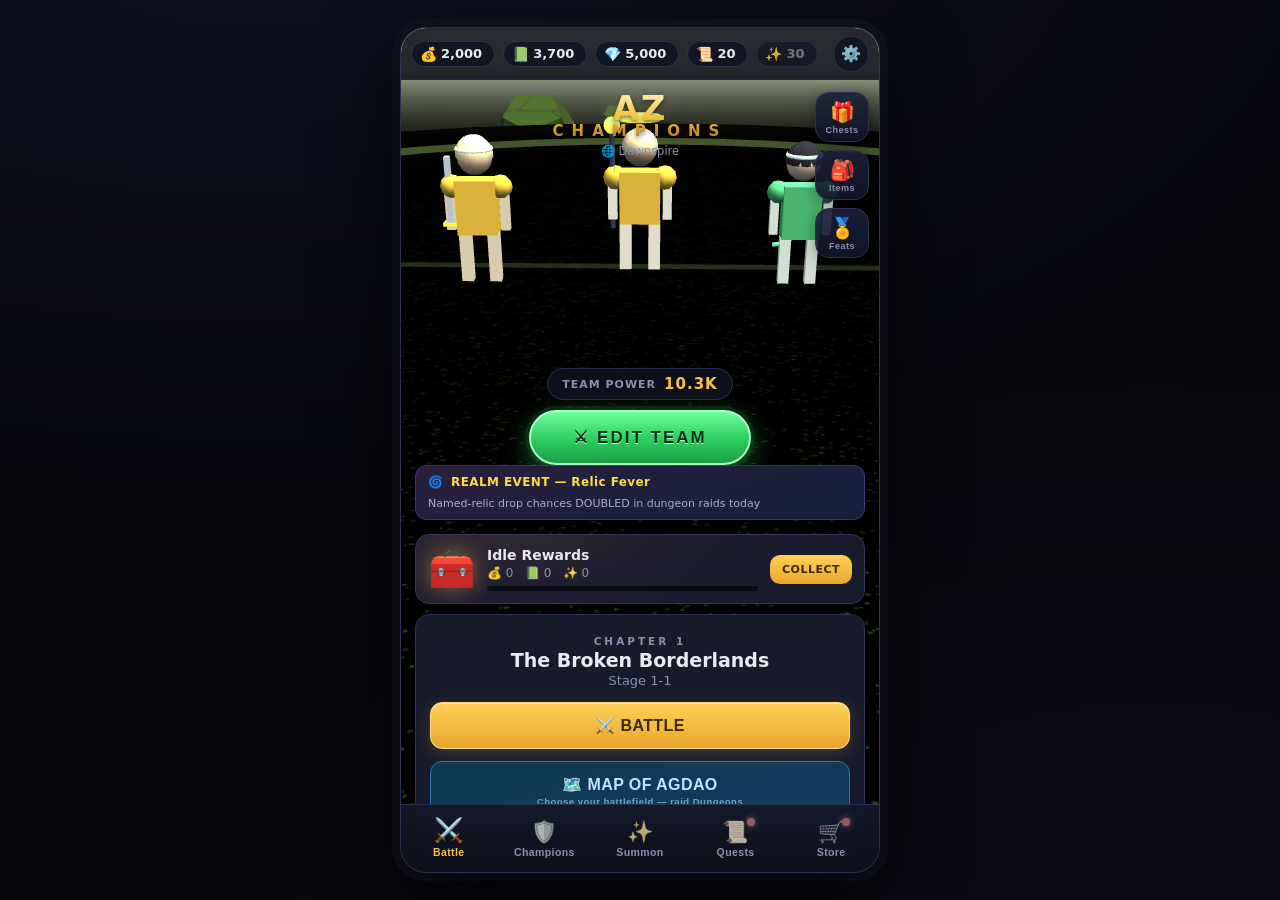
<file: index.html>
<!DOCTYPE html>
<html lang="en">
<head>
<meta charset="UTF-8">
<meta name="viewport" content="width=device-width, initial-scale=1.0, maximum-scale=1.0, user-scalable=no, viewport-fit=cover">
<meta name="theme-color" content="#0d0f1a">
<title>AZ Champions by Aljay Leodones</title>
<meta name="description" content="AZ Champions by Aljay Leodones">
<link rel="icon" href="data:image/svg+xml,<svg xmlns='http://www.w3.org/2000/svg' viewBox='0 0 100 100'><text y='.9em' font-size='90'>⚔️</text></svg>">
<!-- BUILD STAMP: 2026-07-04a — DEPTHS OF AGDAO (expedition crawler + ASCENSION gear) + GRAND BAZAAR (deals/promos/free gift) + first-equip fix -->
<!-- ============================================================
     CRITICAL INLINE STYLES — the boot splash must paint instantly,
     before ANY external file (CSS or JS) loads. This is what kills
     the "black screen at start" on slow phones: the very first
     HTML paint already shows the studio splash + loading bar.
     ============================================================ -->
<style>
  html, body { height: 100%; margin: 0; padding: 0; background: #06070d; }
  #boot-splash {
    position: fixed; top: 0; left: 0; right: 0; bottom: 0;
    z-index: 99999;
    background: radial-gradient(circle at 50% 40%, #15182e 0%, #06070d 80%);
    display: flex;
    flex-direction: column;
    align-items: center;
    justify-content: center;
    font-family: 'Segoe UI', system-ui, -apple-system, sans-serif;
    color: #e8eaf5;
    transition: opacity 0.5s ease-out;
    cursor: pointer;
    user-select: none;
    -webkit-tap-highlight-color: transparent;
  }
  #boot-splash.bs-out { opacity: 0; pointer-events: none; }
  
  #boot-splash .bs-inner {
    text-align: center;
    width: 100%;
    max-width: 320px;
    display: flex;
    flex-direction: column;
    align-items: center;
    gap: 16px;
  }
  
  #boot-splash .bs-logo-container {
    position: relative;
    width: 120px;
    height: 120px;
    margin-bottom: 8px;
    display: flex;
    align-items: center;
    justify-content: center;
  }
  
  #boot-splash .bs-logo-bg {
    position: absolute;
    width: 100px;
    height: 100px;
    background: radial-gradient(circle, rgba(245, 197, 66, 0.2) 0%, transparent 70%);
    filter: blur(10px);
  }

  #boot-splash .bs-presenter {
    font-size: 11px;
    font-weight: 800;
    letter-spacing: 4px;
    color: #8b90ad;
    text-transform: uppercase;
  }
  
  #boot-splash .bs-title {
    font-size: 32px;
    font-weight: 900;
    letter-spacing: 6px;
    margin-top: 4px;
    color: #f5c542;
    background: linear-gradient(180deg, #ffffff, #f5c542 60%, #b8791e);
    -webkit-background-clip: text;
    background-clip: text;
    -webkit-text-fill-color: transparent;
    text-shadow: 0 4px 10px rgba(0, 0, 0, 0.5);
  }
  
  #boot-splash .bs-title span {
    color: #fff;
  }

  #boot-splash .bs-track {
    width: 240px;
    height: 6px;
    background: #171a2b;
    border-radius: 3px;
    overflow: hidden;
    margin-top: 15px;
    border: 1px solid rgba(255, 255, 255, 0.05);
  }
  
  #boot-splash .bs-bar {
    height: 100%;
    width: 0%;
    background: linear-gradient(90deg, #f5c542, #ff8c3a);
    box-shadow: 0 0 8px rgba(245, 197, 66, 0.5);
    transition: width 0.1s ease;
  }
  
  #boot-splash .bs-status {
    font-size: 10px;
    font-weight: 700;
    letter-spacing: 2px;
    color: #8b90ad;
    text-transform: uppercase;
    min-height: 14px;
  }
  
  #boot-splash noscript { display: block; margin-top: 18px; color: #ff8f8f; font-size: 13px; }
</style>

<!-- ============================================================
     EARLY BOOT GUARD — registered BEFORE any game script so that a
     parse/load error in ANY later file shows a readable overlay
     instead of a dead black screen. Also provides safeStorage and
     the loading-progress tick used by the splash.
     ============================================================ -->
<script>
(function() {
  /* ---- build id: single source of truth, shown on the Main Menu so a
     stale cached/installed build is identifiable from a screenshot ---- */
  window.AZ_BUILD = '20260704a';

  /* ---- safeStorage: localStorage with in-memory fallback ---- */
  var memStore = {};
  window.safeStorage = {
    getItem: function(key) {
      try { return window.localStorage.getItem(key); }
      catch (e) { return memStore.hasOwnProperty(key) ? memStore[key] : null; }
    },
    setItem: function(key, val) {
      try { window.localStorage.setItem(key, val); }
      catch (e) { memStore[key] = String(val); }
    },
    removeItem: function(key) {
      try { window.localStorage.removeItem(key); }
      catch (e) { delete memStore[key]; }
    },
    clear: function() {
      try { window.localStorage.clear(); }
      catch (e) { for (var k in memStore) delete memStore[k]; }
    }
  };

  /* ---- readable fatal-error overlay (works with zero CSS) ---- */
  window.__bootShowError = function(msg) {
    try {
      if (document.getElementById('boot-error-overlay')) return;
      var el = document.createElement('div');
      el.id = 'boot-error-overlay';
      el.style.cssText = 'position:fixed;top:0;left:0;right:0;bottom:0;z-index:100000;display:-webkit-flex;display:flex;-webkit-align-items:center;align-items:center;-webkit-justify-content:center;justify-content:center;background:rgba(5,6,11,0.97);padding:24px;color:#fff;font-family:sans-serif;';
      el.innerHTML =
        '<div style="max-width:380px;text-align:center;background:#171a2b;border:1px solid #2c3150;border-radius:18px;padding:26px 22px;">' +
        '<div style="font-size:20px;font-weight:900;color:#f5c542;margin-bottom:10px;letter-spacing:2px;">⚠️ AZ CHAMPIONS</div>' +
        '<p style="font-size:14px;color:#e8eaf5;margin-bottom:12px;line-height:1.5;">Something went wrong while starting the game.</p>' +
        '<code style="display:block;background:#0a0c15;color:#ff8f8f;font-size:11.5px;border-radius:8px;padding:10px;margin-bottom:16px;word-break:break-word;white-space:normal;font-family:monospace;text-align:left;max-height:120px;overflow-y:auto;">' + String(msg).slice(0, 300).replace(/</g, '&lt;') + '</code>' +
        '<button style="background:#e8a72e;color:#3a2a08;border:none;border-radius:12px;padding:12px 22px;font-weight:900;font-size:14px;cursor:pointer;letter-spacing:1px;" onclick="location.reload()">↻ RESTART GAME</button>' +
        '</div>';
      (document.body || document.documentElement).appendChild(el);
      var splash = document.getElementById('boot-splash');
      if (splash) splash.style.display = 'none';
    } catch (e) { /* nothing more we can do */ }
  };
  window.__bootReady = false;
  window.addEventListener('error', function(e) {
    if (window.__bootReady) return; /* after boot, main.js owns error UX */
    if (e.target && e.target.src) { window.__bootFail(e.target.src); return; }
    window.__bootShowError(e.message || 'Unknown startup error');
  }, true);
  window.addEventListener('unhandledrejection', function(e) {
    if (window.__bootReady) return;
    window.__bootShowError((e.reason && e.reason.message) || 'Unknown startup error');
  });

  /* ---- splash progress ticks (called after each script parses) ---- */
  var STEPS = 8, step = 0;
  window.__bootTick = function(label) {
    step++;
    try {
      var bar = document.getElementById('bs-bar');
      var st = document.getElementById('bs-status');
      if (bar) bar.style.width = Math.min(100, Math.round(step / STEPS * 100)) + '%';
      if (st) st.textContent = label ? label.toUpperCase() : '';
    } catch (e) {}
  };
  /* ---- script-load failure: self-heal before giving up ----
     A failed script usually means the page came from browser cache
     while the game server restarted (or a Wi-Fi blip). If the server
     answers, ONE automatic fresh reload fixes it without bothering
     the player. Only a genuinely unreachable server shows the error. */
  window.__bootFail = function(src) {
    var msg = 'Could not load ' + src + '. If you started the game with PLAY.cmd, ' +
              'make sure its black window is still open, then press RESTART GAME.';
    var retried = false;
    try { retried = sessionStorage.getItem('az_boot_retry') === '1'; } catch (e) { retried = true; }
    if (!retried && window.fetch && location.protocol !== 'file:') {
      try { sessionStorage.setItem('az_boot_retry', '1'); } catch (e) {}
      fetch(location.pathname || './', { cache: 'no-store' })
        .then(function(r) {
          if (r.ok) { location.reload(); }
          else { window.__bootShowError(msg); }
        })
        .catch(function() { window.__bootShowError(msg); });
      return;
    }
    window.__bootShowError(msg);
  };
})();
</script>

<link rel="stylesheet" href="css/style.css?v=20260704a">
</head>
<body>
  <!-- HTML-first boot splash: paints before any external file loads.
       Tap anywhere to skip once the game is ready. -->
  <div id="boot-splash">
    <div class="bs-inner">
      <div class="bs-logo-container">
        <div class="bs-logo-bg"></div>
        <svg width="110" height="110" viewBox="0 0 120 120">
          <defs>
            <linearGradient id="bsGrad" x1="0%" y1="0%" x2="100%" y2="100%">
              <stop offset="0%" stop-color="#f5c542"/>
              <stop offset="100%" stop-color="#ff8c3a"/>
            </linearGradient>
          </defs>
          <polygon points="60,10 103.3,35 103.3,85 60,110 16.7,85 16.7,35" fill="url(#bsGrad)" opacity="0.3"/>
          <polygon points="60,10 103.3,35 103.3,85 60,110 16.7,85 16.7,35" fill="none" stroke="#f5c542" stroke-width="3" stroke-linejoin="round"/>
          <polygon points="60,30 85.98,75 34.02,75" fill="url(#bsGrad)" opacity="0.95"/>
          <polygon points="60,30 85.98,75 34.02,75" fill="none" stroke="#7cf5ff" stroke-width="2.5" stroke-linejoin="round"/>
        </svg>
      </div>
      <div class="bs-presenter">ALJAY L GAMES</div>
      <div class="bs-title">AZ <span>CHAMPIONS</span></div>
      
      <div class="bs-track">
        <div class="bs-bar" id="bs-bar"></div>
      </div>
      <div class="bs-status" id="bs-status">LOADING GAME...</div>
      <noscript>JavaScript is disabled — AZ Champions needs it to run. Please enable JavaScript and reload.</noscript>
    </div>
  </div>

  <div id="app">
    <div id="game-frame">
      <canvas id="battle-canvas"></canvas>
      <div id="crit-flash" class="crit-screen-flash"></div>
      <div id="radial-blur" class="radial-blur-flash"></div>
      <div id="fx-overlay"></div>
      <div id="screens"></div>
      <header id="topbar"></header>
      <nav id="bottomnav"></nav>
      <div id="toasts"></div>
      <div id="modal-root"></div>
      <div id="summon-cinema"></div>
      <div id="vs-screen"></div>
    </div>
  </div>

  <script src="js/lib/three.min.js?v=20260704a" onerror="__bootFail('js/lib/three.min.js')"></script>
  <script>__bootTick('3D engine');</script>
  <script src="js/data.js?v=20260704a" onerror="__bootFail('js/data.js')"></script>
  <script>__bootTick('Champions & realms');</script>
  <script src="js/state.js?v=20260704a" onerror="__bootFail('js/state.js')"></script>
  <script>__bootTick('Save system');</script>
  <script src="js/audio.js?v=20260704a" onerror="__bootFail('js/audio.js')"></script>
  <script>__bootTick('Audio');</script>
  <script src="js/combat.js?v=20260704a" onerror="__bootFail('js/combat.js')"></script>
  <script>__bootTick('Combat engine');</script>
  <script src="js/battle3d.js?v=20260704a" onerror="__bootFail('js/battle3d.js')"></script>
  <script>__bootTick('Battle renderer');</script>
  <script src="js/store.js?v=20260704a" onerror="__bootFail('js/store.js')"></script>
  <script>__bootTick('Store');</script>
  <script src="js/ui.js?v=20260704a" onerror="__bootFail('js/ui.js')"></script>
  <script>__bootTick('Interface');</script>
  <script src="js/main.js?v=20260704a" onerror="__bootFail('js/main.js')"></script>
</body>
</html>
</file>
<file: css/style.css>
/* ============================================================
   AZ CHAMPIONS — Visual Theme
   ============================================================ */
:root {
  --bg: #0d0f1a;
  --panel: #171a2b;
  --panel2: #1e2237;
  --edge: #2c3150;
  --text: #e8eaf5;
  --dim: #8b90ad;
  --gold: #f5c542;
  --gold2: #ffb14d;
  --danger: #ff5e6e;
  --good: #52c97a;
  --blue: #38b6ff;
  --radius: 14px;
}

* { margin: 0; padding: 0; box-sizing: border-box; -webkit-tap-highlight-color: transparent; }
html, body {
  height: 100%;
  width: 100%;
  margin: 0;
  padding: 0;
}
body {
  background: #06070d;
  color: var(--text);
  font-family: 'Segoe UI', system-ui, -apple-system, sans-serif;
  overflow: hidden;
  user-select: none;
  /* mobile: no double-tap zoom, no pull-to-refresh, no rubber-banding */
  touch-action: manipulation;
  overscroll-behavior: none;
}

#app {
  width: 100%;
  height: 100%;
  height: 100dvh;
  display: flex; align-items: center; justify-content: center;
  background:
    radial-gradient(1200px 600px at 20% -10%, #1a1f3d55, transparent),
    radial-gradient(1000px 700px at 90% 110%, #3a1a4222, transparent),
    #06070d;
}
#game-frame {
  position: relative;
  /* plain fallbacks first — old WebViews that don't know min() would
     otherwise collapse the frame to 0×0 (a literal black screen) */
  width: 100%;
  max-width: 480px;
  height: 100%;
  max-height: 960px;
  width: min(100vw, 480px);
  height: min(100vh, 960px);
  background: var(--bg);
  overflow: hidden;
}
@media (min-width: 520px) and (min-height: 700px) {
  #game-frame {
    border-radius: 26px;
    border: 1px solid #2c3150;
    box-shadow: 0 30px 80px #000c, 0 0 0 8px #10121f;
    height: min(94vh, 960px);
  }
}

/* ---------------- canvas & overlay ----------------
   top/left/right/bottom fallbacks first: WebViews older than
   Chrome 87 don't know `inset` and would collapse these layers. */
#battle-canvas {
  position: absolute;
  top: 0; left: 0; right: 0; bottom: 0;
  inset: 0;
  width: 100%; height: 100%;
  display: none;
}
body.canvas-show #battle-canvas { display: block; }
#fx-overlay {
  position: absolute;
  top: 0; left: 0; right: 0; bottom: 0;
  inset: 0;
  pointer-events: none;
  overflow: hidden;
  z-index: 5;
  display: none;
}
body.in-battle #fx-overlay { display: block; }

/* ---------------- top bar ---------------- */
#topbar {
  position: absolute; top: 0; left: 0; right: 0;
  height: 52px;
  height: calc(52px + env(safe-area-inset-top, 0px));
  display: flex; align-items: center; gap: 8px;
  padding: 0 10px;
  padding-top: env(safe-area-inset-top, 0px);
  background: rgba(13, 15, 26, 0.85);
  backdrop-filter: blur(12px);
  -webkit-backdrop-filter: blur(12px);
  border-bottom: 1px solid rgba(44, 49, 80, 0.5);
  z-index: 20;
}
body.in-battle #topbar { display: none; }
.res {
  display: flex; align-items: center; gap: 4px;
  background: #10131fdd;
  border: 1px solid var(--edge);
  border-radius: 999px;
  padding: 4px 12px 4px 8px;
  font-size: 13px; font-weight: 600;
}
.res.dim { opacity: .75; }
.res-ico { font-size: 14px; }
.iconbtn {
  margin-left: auto;
  background: #10131fdd; border: 1px solid var(--edge); color: var(--text);
  width: 36px; height: 36px; border-radius: 50%;
  font-size: 16px; cursor: pointer;
}

/* Mobile topbar responsive sizing */
@media (max-width: 480px) {
  #topbar {
    gap: 4px;
    padding: 0 6px;
  }
  .res {
    padding: 3px 6px 3px 4px;
    font-size: 11px;
    gap: 3px;
  }
  .res-ico {
    font-size: 12px;
  }
  .iconbtn {
    width: 32px;
    height: 32px;
    font-size: 14px;
  }
}

/* ---------------- screens ---------------- */
#screens {
  position: absolute;
  top: 0; left: 0; right: 0; bottom: 0;
  inset: 0;
  z-index: 10;
}
.screen {
  position: absolute;
  top: 0; left: 0; right: 0; bottom: 0;
  inset: 0;
  overflow-y: auto; overflow-x: hidden;
  padding: 60px 14px 92px;
  padding-top: calc(60px + env(safe-area-inset-top, 0px));
  padding-bottom: calc(92px + env(safe-area-inset-bottom, 0px));
  scrollbar-width: thin; scrollbar-color: var(--edge) transparent;
  -webkit-overflow-scrolling: touch;
}
.screen::-webkit-scrollbar { width: 4px; }
.screen::-webkit-scrollbar-thumb { background: var(--edge); border-radius: 2px; }

.screen-home, .screen-herodetail { background: transparent; pointer-events: none; }
.screen-home > *, .screen-herodetail > * { pointer-events: auto; }
.screen-battle { background: transparent; pointer-events: none; padding: 0; overflow: hidden; }
.screen-battle > * { pointer-events: auto; }
.screen-heroes, .screen-summon, .screen-quests, .screen-store, .screen-formation,
.screen-tower, .screen-arena, .screen-settings,
.screen-inventory, .screen-achievements {
  background:
    radial-gradient(600px 300px at 50% -80px, #232a4d66, transparent),
    var(--bg);
}

/* ---------------- bottom nav ---------------- */
#bottomnav {
  position: absolute; bottom: 0; left: 0; right: 0;
  height: 68px;
  height: calc(68px + env(safe-area-inset-bottom, 0px));
  display: flex;
  padding-bottom: env(safe-area-inset-bottom, 0px);
  background: linear-gradient(#141728f2, #0d0f1a);
  border-top: 1px solid var(--edge);
  z-index: 20;
}
body.in-battle #bottomnav { display: none; }
.nav-tab {
  flex: 1;
  background: none; border: none; color: var(--dim);
  display: flex; flex-direction: column; align-items: center; justify-content: center; gap: 2px;
  font-size: 10.5px; font-weight: 600; letter-spacing: .4px;
  cursor: pointer; position: relative;
  transition: color .15s;
}
.nav-tab .nav-ico { font-size: 21px; position: relative; filter: grayscale(.6) brightness(.8); transition: all .15s; }
.nav-tab.active { color: var(--gold); }
.nav-tab.active .nav-ico { filter: none; transform: translateY(-2px) scale(1.12); }
.nbadge {
  position: absolute; top: -2px; right: -6px;
  width: 8px; height: 8px; border-radius: 50%;
  background: var(--danger);
  box-shadow: 0 0 6px var(--danger);
}

/* ---------------- shared bits ---------------- */
.pagehead {
  display: flex; align-items: center; gap: 10px;
  margin-bottom: 12px;
}
.pagehead h2 { font-size: 20px; letter-spacing: .5px; }
.pagehead h2 small { color: var(--dim); font-size: 12px; font-weight: 500; margin-left: 4px; }
.pagehead .count { color: var(--dim); font-size: 13px; font-weight: 500; }
.pagehead.over3d { text-shadow: 0 2px 8px #000; }
.qpoints { margin-left: auto; font-weight: 700; color: var(--gold); }

.backbtn {
  background: #10131fdd; border: 1px solid var(--edge); color: var(--text);
  width: 34px; height: 34px; border-radius: 10px;
  font-size: 18px; cursor: pointer; flex-shrink: 0;
}

.btn {
  background: linear-gradient(#262b47, #1c2038);
  border: 1px solid var(--edge);
  color: var(--text);
  padding: 10px 18px;
  border-radius: 12px;
  font-weight: 700; font-size: 14px; letter-spacing: .4px;
  cursor: pointer;
  display: inline-flex; flex-direction: column; align-items: center; gap: 1px;
  transition: transform .08s, filter .12s;
}
.btn:active { transform: scale(.96); }
.btn small { font-size: 10.5px; font-weight: 600; opacity: .85; }
.btn.big { padding: 13px 26px; font-size: 16px; width: 100%; }
.btn.gold {
  background: linear-gradient(#ffd056, #e8a72e);
  border-color: #ffdf8f; color: #3a2a08;
  box-shadow: 0 4px 16px #f5c54233, inset 0 1px 0 #fff5;
}
.btn.gold small { opacity: .8; }
.btn.disabled { opacity: .45; pointer-events: none; }
.btn.danger { background: linear-gradient(#5c2431, #451a24); border-color: #7e3040; color: #ffb9c2; }
.btn.center-block { display: flex; margin: 12px auto; }
.btn.paypal { background: linear-gradient(#ffc439, #f5b52a); color: #10287a; border-color: #ffe08f; flex-direction: row; gap: 4px; }
.btn.paypal b { color: #003087; } .btn.paypal i { color: #009cde; font-style: italic; }

.mini {
  background: #262b47; border: 1px solid var(--edge); color: var(--text);
  padding: 5px 10px; border-radius: 8px;
  font-size: 11px; font-weight: 700; cursor: pointer;
  display: inline-flex; align-items: center; gap: 4px;
}
.mini.gold { background: linear-gradient(#ffd056, #e8a72e); color: #3a2a08; border-color: #ffdf8f; }
.mini.danger { background: #451a24; border-color: #7e3040; color: #ffb9c2; }
.mini.disabled { opacity: .45; pointer-events: none; }
.mini small { font-size: 9px; opacity: .8; }

.pill {
  background: #10131fcc; border: 1px solid var(--edge); color: var(--dim);
  padding: 6px 12px; border-radius: 999px;
  font-size: 12px; font-weight: 800; cursor: pointer;
}
.pill.on { color: var(--gold); border-color: var(--gold); box-shadow: 0 0 10px #f5c54244; }

.chip {
  display: inline-flex; align-items: center; gap: 3px;
  background: #10131f; border: 1px solid var(--c, var(--edge));
  color: var(--c, var(--text));
  border-radius: 999px; padding: 2px 9px;
  font-size: 11px; font-weight: 700;
}
.chip.dim { color: var(--dim); }
.stars { font-size: 12px; letter-spacing: 1px; text-shadow: 0 0 6px currentColor; }
.dim { color: var(--dim); }
.center { text-align: center; }
.pad { padding: 18px; }
.hint { color: var(--dim); font-size: 12px; line-height: 1.5; margin: 10px 2px; }
.hint a { color: var(--gold); cursor: pointer; text-decoration: underline; }

.tabs { display: flex; gap: 6px; margin-bottom: 12px; }
.tab {
  flex: 1; background: var(--panel); border: 1px solid var(--edge); color: var(--dim);
  padding: 9px; border-radius: 10px; font-weight: 700; font-size: 12.5px; cursor: pointer;
}
.tab.on { color: var(--gold); border-color: var(--gold); background: #211d15; }

.input {
  width: 100%; background: #0a0c15; border: 1px solid var(--edge); color: var(--text);
  border-radius: 10px; padding: 10px 12px; font-size: 14px; margin: 8px 0;
  font-family: inherit; resize: vertical;
}
.input:focus { outline: none; border-color: var(--gold); }

/* ---------------- home ---------------- */
.home-top { text-align: center; }
.logo {
  font-size: 34px; font-weight: 900; letter-spacing: 2px;
  background: linear-gradient(180deg, #fff6d8, var(--gold) 55%, #b8791e);
  -webkit-background-clip: text; background-clip: text; color: transparent;
  text-shadow: 0 4px 24px #f5c54233;
  filter: drop-shadow(0 2px 2px #0008);
}
.logo span { font-size: 15px; letter-spacing: 8px; display: block; margin-top: -6px; }
.logo.small { font-size: 22px; } .logo.small span { font-size: 9px; letter-spacing: 5px; }
.server { color: var(--dim); font-size: 11.5px; margin-top: 4px; }
.badge-founder {
  background: linear-gradient(#ffd056, #e8a72e); color: #3a2a08;
  font-size: 9px; font-weight: 900; letter-spacing: 1px;
  border-radius: 4px; padding: 1px 6px; margin-left: 4px;
}
.diorama-spacer { height: 210px; }
.team-power {
  display: inline-flex; align-items: center; gap: 8px;
  background: #10131fd8; border: 1px solid var(--edge);
  border-radius: 999px; padding: 6px 14px;
  font-size: 11px; letter-spacing: 1px; color: var(--dim); font-weight: 700;
}
.team-power b { color: var(--gold); font-size: 15px; }
.team-power.center { display: flex; justify-content: center; margin: 10px auto; width: fit-content; }

.home-cards { margin-top: 14px; display: flex; flex-direction: column; gap: 10px; }

.idle-chest {
  display: flex; align-items: center; gap: 12px;
  background: linear-gradient(135deg, #221d33, #171a2b);
  border: 1px solid #3a3358;
  border-radius: var(--radius);
  padding: 12px; cursor: pointer;
  position: relative; overflow: hidden;
}
.idle-chest::after {
  content: ''; position: absolute; inset: 0;
  background: radial-gradient(200px 60px at 20% 0%, #f5c54211, transparent);
}
.chest-ico { font-size: 38px; filter: drop-shadow(0 0 12px #f5c54277); animation: chestpulse 2.4s infinite; }
@keyframes chestpulse { 50% { transform: scale(1.07) rotate(-3deg); } }
.chest-info { flex: 1; }
.chest-title { font-weight: 800; font-size: 14px; }
.fullcap { color: var(--gold); font-size: 11px; animation: blink 1.2s infinite; }
@keyframes blink { 50% { opacity: .4; } }
.chest-rates { color: var(--dim); font-size: 12px; margin: 3px 0 6px; }
.chest-bar { height: 5px; background: #0a0c15; border-radius: 3px; overflow: hidden; }
.chest-bar > div { height: 100%; background: linear-gradient(90deg, var(--gold), var(--gold2)); border-radius: 3px; transition: width 1s linear; }
.chest-btn {
  background: linear-gradient(#ffd056, #e8a72e); color: #3a2a08;
  font-size: 11px; font-weight: 900; letter-spacing: .5px;
  padding: 8px 12px; border-radius: 10px;
}

.stage-card {
  background: var(--panel); border: 1px solid var(--edge);
  border-radius: var(--radius); padding: 14px;
  display: flex; flex-direction: column; gap: 12px;
}
.stage-env { text-align: center; padding: 6px 0 2px; }
.stage-ch { font-size: 10.5px; letter-spacing: 3px; color: var(--dim); font-weight: 800; }
.stage-name { font-size: 19px; font-weight: 800; margin: 2px 0; }
.stage-num { font-size: 13px; color: var(--dim); }
.bosstag { color: var(--danger); letter-spacing: 1px; }
.elitetag { color: var(--gold2); letter-spacing: 1px; }

.mode-row { display: flex; gap: 10px; }
.mode-grid {
  display: grid;
  grid-template-columns: repeat(2, 1fr);
  gap: 10px;
}
.mode-card {
  flex: 1; background: var(--panel); border: 1px solid var(--edge);
  border-radius: var(--radius); padding: 14px 10px;
  text-align: center; cursor: pointer;
  transition: border-color .15s;
}
.mode-card:active { border-color: var(--gold); }
.mode-ico { font-size: 26px; }
.mode-name { font-weight: 800; font-size: 13px; margin-top: 4px; }
.mode-sub { color: var(--dim); font-size: 11px; margin-top: 2px; }

/* ---------------- roster / hero cards ---------------- */
.roster-grid {
  display: grid; grid-template-columns: repeat(3, 1fr); gap: 9px;
}
.hero-card {
  position: relative;
  background: var(--panel); border: 1px solid var(--edge);
  border-radius: 12px; overflow: hidden; cursor: pointer;
  aspect-ratio: 5/6.4;
  transition: transform .1s, border-color .15s;
}
.hero-card:active { transform: scale(.96); }
.hero-card img { width: 100%; height: 74%; object-fit: cover; object-position: top; background: radial-gradient(circle at 50% 30%, #2c3150, #171a2b); }
.hero-card .hc-name {
  position: absolute; bottom: 16px; left: 0; right: 0;
  text-align: center; font-size: 11.5px; font-weight: 800;
  text-shadow: 0 1px 3px #000;
}
.hero-card .hc-lv { position: absolute; bottom: 3px; left: 0; right: 0; text-align: center; font-size: 11.5px; color: var(--dim); }
.hero-card .hc-power {
  position: absolute; top: 4px; left: 4px;
  background: #0009; border-radius: 6px; padding: 1px 6px;
  font-size: 11px; font-weight: 800; color: var(--gold);
}
.hero-card .hc-stars { position: absolute; top: 4px; right: 5px; font-size: 9px; }
.hero-card .hc-faction {
  position: absolute; bottom: 34px; right: 5px;
  background: #000a; border: 1px solid var(--c); border-radius: 50%;
  width: 20px; height: 20px; font-size: 11px;
  display: flex; align-items: center; justify-content: center;
}
.hero-card .asc-dot {
  position: absolute; top: 26px; left: 4px;
  color: #3a2a08; background: var(--gold); border-radius: 6px;
  font-size: 9px; font-weight: 900; padding: 1px 5px;
  animation: blink 1.4s infinite;
}
.hero-card.locked img { filter: grayscale(1) brightness(.45); }
.hero-card.locked .hc-name { color: var(--dim); }
.hc-lock { position: absolute; top: 40%; left: 0; right: 0; text-align: center; font-size: 13px; font-weight: 700; }
.hero-card.selected { border-color: var(--gold); box-shadow: 0 0 12px #f5c54255; }
.hc-check {
  position: absolute; top: 4px; right: 4px;
  background: var(--gold); color: #3a2a08;
  width: 18px; height: 18px; border-radius: 50%;
  font-size: 11px; font-weight: 900;
  display: flex; align-items: center; justify-content: center;
}
.hero-card.small { aspect-ratio: 5/6; }

/* Rarity Legend */
.rarity-legend {
  display: flex;
  justify-content: center;
  gap: 16px;
  background: var(--panel2);
  border: 1px solid var(--edge);
  border-radius: 10px;
  padding: 8px 16px;
  margin: 0 10px 14px;
}
.legend-item {
  display: flex;
  align-items: center;
  gap: 6px;
  font-size: 11.5px;
  font-weight: 700;
  text-transform: uppercase;
  letter-spacing: 0.5px;
}
.legend-dot {
  width: 9px;
  height: 9px;
  border-radius: 50%;
  display: inline-block;
}
.legend-item.common { color: #b0b5c0; }
.legend-item.common .legend-dot {
  background: #b0b5c0;
}
.legend-item.uncommon { color: #52c97a; }
.legend-item.uncommon .legend-dot {
  background: #52c97a;
  box-shadow: 0 0 5px #52c97a;
}
.legend-item.rare { color: #5cc2ff; }
.legend-item.rare .legend-dot {
  background: #38b6ff;
  box-shadow: 0 0 6px #38b6ff;
}
.legend-item.elite { color: var(--gold2); }
.legend-item.elite .legend-dot {
  background: var(--gold);
  box-shadow: 0 0 6px var(--gold);
}
.legend-item.epic { color: #d580ff; }
.legend-item.epic .legend-dot {
  background: #b45cff;
  box-shadow: 0 0 6px #b45cff;
}
.legend-item.mystic { color: #00e5ff; }
.legend-item.mystic .legend-dot {
  background: #00e5ff;
  box-shadow: 0 0 8px #00e5ff;
}
.legend-item.ultimate { color: #ff9100; }
.legend-item.ultimate .legend-dot {
  background: #ff9100;
  box-shadow: 0 0 8px #ff9100;
}
.legend-item.legendary { color: #ff3355; }
.legend-item.legendary .legend-dot {
  background: #e60026;
  box-shadow: 0 0 8px #ff3355;
  animation: legend-pulse 1.5s infinite alternate ease-in-out;
}
@keyframes legend-pulse {
  0% { transform: scale(1); box-shadow: 0 0 5px #ff3355; }
  100% { transform: scale(1.25); box-shadow: 0 0 12px #ff3355, 0 0 4px var(--gold); }
}

/* --- Champion Card Rarity Highlights --- */

/* Common Rarity */
.hero-card.common:not(.locked),
.fslot.common,
.scard.common .scard-front {
  border-color: #4a5068;
}

/* Uncommon Rarity */
.hero-card.uncommon:not(.locked),
.fslot.uncommon,
.scard.uncommon .scard-front {
  border-color: #52c97a;
  box-shadow: 0 0 8px rgba(82, 201, 122, 0.3), inset 0 0 4px rgba(82, 201, 122, 0.1);
  animation: uncommon-glow 3.5s infinite alternate ease-in-out;
}

/* Rare Rarity */
.hero-card.rare:not(.locked),
.fslot.rare,
.scard.rare .scard-front {
  border-color: #38b6ff;
  box-shadow: 0 0 10px rgba(56, 182, 255, 0.4), inset 0 0 6px rgba(56, 182, 255, 0.2);
  animation: rare-glow 3s infinite alternate ease-in-out;
}

/* Elite Rarity */
.hero-card.elite:not(.locked),
.fslot.elite,
.scard.elite .scard-front {
  border-color: var(--gold);
  box-shadow: 0 0 12px rgba(245, 197, 66, 0.4), inset 0 0 8px rgba(245, 197, 66, 0.2);
  animation: elite-glow 2.5s infinite alternate ease-in-out;
}

/* Epic Rarity */
.hero-card.epic:not(.locked),
.fslot.epic,
.scard.epic .scard-front {
  border-color: #b45cff;
  box-shadow: 0 0 14px rgba(180, 92, 255, 0.5), inset 0 0 8px rgba(180, 92, 255, 0.25);
  animation: epic-glow 2.4s infinite alternate ease-in-out;
}

/* Mystic Rarity */
.hero-card.mystic:not(.locked),
.fslot.mystic,
.scard.mystic .scard-front {
  border-color: #00e5ff;
  box-shadow: 0 0 16px rgba(0, 229, 255, 0.5), inset 0 0 10px rgba(0, 229, 255, 0.3);
  animation: mystic-glow 2.2s infinite alternate ease-in-out;
}

/* Ultimate Rarity */
.hero-card.ultimate:not(.locked),
.fslot.ultimate,
.scard.ultimate .scard-front {
  border-color: #ff9100;
  box-shadow: 0 0 18px rgba(255, 145, 0, 0.65), inset 0 0 12px rgba(255, 145, 0, 0.35);
  animation: ultimate-glow 2s infinite alternate ease-in-out;
}

/* Legendary Rarity (Crimson Red Flame Pulse) */
.hero-card.legendary:not(.locked),
.fslot.legendary,
.scard.legendary .scard-front {
  border-color: #e60026;
  animation: legendary-flame-pulse 2s infinite ease-in-out;
}

/* Locked Card Rarity Borders (No glow/pulse/sparkles) */
.hero-card.locked.common { border-color: #3b3f4a; }
.hero-card.locked.uncommon { border-color: #24422d; }
.hero-card.locked.rare { border-color: #1a4f6e; }
.hero-card.locked.elite { border-color: #6e561a; }
.hero-card.locked.epic { border-color: #552782; }
.hero-card.locked.mystic { border-color: #00606f; }
.hero-card.locked.ultimate { border-color: #7a3e00; }
.hero-card.locked.legendary { border-color: #6e1a25; }

/* Legendary Sparkles */
.legendary-sparkles {
  position: absolute;
  inset: 0;
  pointer-events: none;
  overflow: hidden;
  z-index: 4;
}
.legendary-sparkles span {
  position: absolute;
  color: #ffe875;
  text-shadow: 0 0 3px #ffd700, 0 0 6px #ff8c00;
  opacity: 0;
  animation: sparkleFloat 2.2s infinite linear;
}

/* Suppress sparkles on locked cards */
.hero-card.locked .legendary-sparkles {
  display: none;
}

.legendary-sparkles span:nth-child(1) { left: 15%; animation-delay: 0s; font-size: 11px; animation-duration: 2s; }
.legendary-sparkles span:nth-child(2) { left: 35%; animation-delay: 0.5s; font-size: 15px; animation-duration: 2.5s; }
.legendary-sparkles span:nth-child(3) { left: 55%; animation-delay: 1.1s; font-size: 9px; animation-duration: 1.8s; }
.legendary-sparkles span:nth-child(4) { left: 75%; animation-delay: 1.6s; font-size: 13px; animation-duration: 2.3s; }
.legendary-sparkles span:nth-child(5) { left: 45%; animation-delay: 0.8s; font-size: 10px; animation-duration: 2.1s; }

/* Rarity Badge Text on Cards */
.hc-rarity-badge {
  position: absolute;
  top: 20px;
  left: 4px;
  background: rgba(6, 7, 13, 0.85);
  padding: 2px 5px;
  border-radius: 4px;
  font-size: 8px;
  font-weight: 900;
  letter-spacing: 0.5px;
  text-transform: uppercase;
  z-index: 5;
}
.common .hc-rarity-badge { color: #b0b5c0; }
.uncommon .hc-rarity-badge { color: #52c97a; text-shadow: 0 0 3px rgba(82, 201, 122, 0.4); }
.rare .hc-rarity-badge { color: #38b6ff; text-shadow: 0 0 4px rgba(56, 182, 255, 0.5); }
.elite .hc-rarity-badge { color: var(--gold); text-shadow: 0 0 4px rgba(245, 197, 66, 0.5); }
.epic .hc-rarity-badge { color: #d580ff; text-shadow: 0 0 4px rgba(213, 128, 255, 0.5); }
.mystic .hc-rarity-badge { color: #00e5ff; text-shadow: 0 0 4px rgba(0, 229, 255, 0.5); }
.ultimate .hc-rarity-badge { color: #ff9100; text-shadow: 0 0 4px rgba(255, 145, 0, 0.5); }
.legendary .hc-rarity-badge { color: #ff3355; text-shadow: 0 0 4px rgba(255, 51, 85, 0.5); }

/* Keyframe Animations */
@keyframes uncommon-glow {
  0% { box-shadow: 0 0 6px rgba(82, 201, 122, 0.2), inset 0 0 3px rgba(82, 201, 122, 0.08); }
  100% { box-shadow: 0 0 12px rgba(82, 201, 122, 0.5), inset 0 0 8px rgba(82, 201, 122, 0.25); }
}

@keyframes rare-glow {
  0% { box-shadow: 0 0 8px rgba(56, 182, 255, 0.3), inset 0 0 4px rgba(56, 182, 255, 0.1); }
  100% { box-shadow: 0 0 18px rgba(56, 182, 255, 0.7), inset 0 0 10px rgba(56, 182, 255, 0.4); }
}

@keyframes elite-glow {
  0% { box-shadow: 0 0 10px rgba(245, 197, 66, 0.3), inset 0 0 6px rgba(245, 197, 66, 0.15); }
  100% { box-shadow: 0 0 22px rgba(245, 197, 66, 0.75), inset 0 0 12px rgba(245, 197, 66, 0.4); }
}

@keyframes epic-glow {
  0% { box-shadow: 0 0 10px rgba(180, 92, 255, 0.35), inset 0 0 6px rgba(180, 92, 255, 0.15); }
  100% { box-shadow: 0 0 22px rgba(180, 92, 255, 0.8), inset 0 0 12px rgba(180, 92, 255, 0.45); }
}

@keyframes mystic-glow {
  0% { box-shadow: 0 0 12px rgba(0, 229, 255, 0.35), inset 0 0 8px rgba(0, 229, 255, 0.2); }
  100% { box-shadow: 0 0 24px rgba(0, 229, 255, 0.85), inset 0 0 14px rgba(0, 229, 255, 0.5); }
}

@keyframes ultimate-glow {
  0% { box-shadow: 0 0 12px rgba(255, 145, 0, 0.4), inset 0 0 8px rgba(255, 145, 0, 0.2); }
  100% { box-shadow: 0 0 26px rgba(255, 145, 0, 0.9), inset 0 0 16px rgba(255, 145, 0, 0.5); }
}

@keyframes legendary-flame-pulse {
  0% {
    box-shadow: 0 0 12px 2px rgba(230, 0, 38, 0.5), 0 0 4px rgba(245, 197, 66, 0.3), inset 0 0 8px rgba(230, 0, 38, 0.3);
    border-color: #d61c3c;
  }
  30% {
    box-shadow: 0 -4px 18px 3px rgba(230, 0, 38, 0.7), 0 0 6px rgba(245, 197, 66, 0.4), inset 0 0 10px rgba(230, 0, 38, 0.4);
    border-color: #ff2244;
  }
  65% {
    box-shadow: 0 -2px 22px 4px rgba(230, 0, 38, 0.85), 0 0 10px 1px rgba(245, 197, 66, 0.6), inset 0 0 14px rgba(230, 0, 38, 0.5);
    border-color: #ff002b;
  }
  100% {
    box-shadow: 0 -6px 26px 5px rgba(230, 0, 38, 0.6), 0 0 8px 1px rgba(245, 197, 66, 0.5), inset 0 0 12px rgba(230, 0, 38, 0.4);
    border-color: #d61c3c;
  }
}

@keyframes sparkleFloat {
  0% {
    transform: translateY(110%) scale(0) rotate(0deg);
    opacity: 0;
  }
  15% {
    opacity: 1;
    transform: translateY(90%) scale(1.2) rotate(45deg);
  }
  85% {
    opacity: 0.8;
  }
  100% {
    transform: translateY(-20%) scale(0.4) rotate(360deg);
    opacity: 0;
  }
}


/* ---------------- formation ---------------- */
.form-slots { display: flex; gap: 8px; margin-bottom: 8px; }
.fslot {
  flex: 1; aspect-ratio: 4/5.2;
  background: var(--panel); border: 1px solid var(--edge);
  border-radius: 10px; overflow: hidden; position: relative; cursor: pointer;
}
.fslot img { width: 100%; height: 78%; object-fit: cover; object-position: top; }
.fslot.empty {
  display: flex; align-items: center; justify-content: center;
  color: var(--dim); font-size: 9px; font-weight: 800; letter-spacing: 1px;
  border-style: dashed;
}
.fslot-name { position: absolute; bottom: 12px; width: 100%; text-align: center; font-size: 9px; font-weight: 800; text-shadow: 0 1px 2px #000; }
.fslot-row { position: absolute; bottom: 1px; width: 100%; text-align: center; font-size: 7.5px; color: var(--gold); letter-spacing: 1px; }
.sticky-cta { position: sticky; bottom: 4px; margin-top: 12px; box-shadow: 0 8px 30px #000a; }

/* ---------------- battle HUD ---------------- */
.battle-top {
  position: absolute; top: 0; left: 0; right: 0;
  display: flex; align-items: center; gap: 8px;
  padding: 12px;
  background: linear-gradient(#0d0f1acc, transparent);
  z-index: 15;
}
.battle-label { flex: 1; font-size: 12.5px; font-weight: 700; text-shadow: 0 1px 3px #000; }
.battle-timer {
  font-size: 15px; font-weight: 900; color: var(--gold);
  background: #0009; border-radius: 8px; padding: 3px 9px;
}
.ult-bar {
  position: absolute; bottom: 0; left: 0; right: 0;
  display: flex; justify-content: center; gap: 10px;
  padding: 12px 12px calc(14px + env(safe-area-inset-bottom));
  background: linear-gradient(transparent, #0d0f1acc);
  z-index: 15;
}
.ult-btn {
  position: relative; width: 60px; height: 60px;
  border-radius: 14px; border: 2px solid var(--edge);
  overflow: hidden; cursor: pointer; padding: 0;
  background: #10131f;
}
.ult-btn img { width: 100%; height: 100%; object-fit: cover; object-position: top; }
.ult-fill {
  position: absolute; top: 0; left: 0; right: 0;
  background: #0d0f1abb; height: 100%;
  transition: height .2s;
}
.ult-ready {
  position: absolute; bottom: 0; left: 0; right: 0;
  background: linear-gradient(#ffd056, #e8a72e); color: #3a2a08;
  font-size: 9px; font-weight: 900; letter-spacing: 1px;
  padding: 2px 0; display: none; text-align: center;
}
.ult-btn.ready { border-color: var(--gold); box-shadow: 0 0 16px #f5c542aa; animation: ultglow 1s infinite; }
@keyframes ultglow { 50% { box-shadow: 0 0 26px #f5c542; } }
.ult-btn.dead { filter: grayscale(1) brightness(.4); pointer-events: none; }

.ult-banner {
  position: absolute; top: 18%; left: 0; right: 0;
  display: flex; justify-content: center;
  z-index: 14; pointer-events: none;
}
.ub-inner {
  display: none;
  background: linear-gradient(90deg, transparent, #0d0f1aee 18%, #0d0f1aee 82%, transparent);
  border-top: 1px solid var(--gold); border-bottom: 1px solid var(--gold);
  padding: 8px 44px; text-align: center;
}
.ub-inner b { display: block; font-size: 13px; color: var(--gold); letter-spacing: 1px; }
.ub-inner span { font-size: 17px; font-weight: 900; letter-spacing: .5px; }
.ub-inner.enemy b { color: var(--danger); }
.ult-banner.play .ub-inner { display: block; animation: ultbanner 1.6s forwards; }
@keyframes ultbanner {
  0% { opacity: 0; transform: scale(1.35); }
  12% { opacity: 1; transform: scale(1); }
  80% { opacity: 1; }
  100% { opacity: 0; transform: translateY(-14px); }
}

/* hp bars over 3D units */
.hpbar {
  position: absolute; top: 0; left: 0;
  width: 58px; height: 7px;
  background: #000b;
  border-radius: 3px;
  border: 1px solid #0008;
  transition: opacity .4s;
  will-change: transform;
}
.hpbar.boss { width: 84px; height: 9px; }
.hpfill {
  position: absolute; inset: 0;
  background: linear-gradient(#7dffa8, #35c96a);
  border-radius: 2px;
  transition: width .18s;
}
.hpbar.enemy .hpfill { background: linear-gradient(#ff8f8f, #e0484f); }
.shieldfill {
  position: absolute; inset: 0;
  background: #b3e5ffcc; border-radius: 2px;
  transition: width .18s;
}
.energyfill {
  position: absolute; bottom: -3px; left: 0; height: 2px;
  background: var(--gold); border-radius: 1px;
  transition: width .18s;
}

/* damage numbers */
.dmgnum {
  position: absolute;
  font-weight: 900; font-size: 15px;
  color: #fff; text-shadow: 0 2px 3px #000, 0 0 8px #0008;
  transform: translate(-50%, -50%);
  animation: dmgfloat 1.05s forwards;
  pointer-events: none;
  z-index: 8;
}
.dmgnum.crit { color: var(--gold); font-size: 21px; animation: critfloat 1.05s forwards; }
.dmgnum.heal { color: #7dffa8; }
.dmgnum.dot { font-size: 12px; opacity: .9; }
.dmgnum.dot.burn { color: #ff9d4d; }
.dmgnum.dot.poison { color: #b46bff; }
.dmgnum.dot.bleed { color: #ff6b6b; }
.dmgnum.dot.vampiric { color: #ff1e5e; text-shadow: 0 0 8px #ff1e5e88; }
.dmgnum.reflect { color: #8fdcff; font-size: 12px; }
.dmgnum.dodge { color: #8fdcff; font-size: 12px; letter-spacing: 1px; }
.dmgnum.shieldtxt { font-size: 13px; }
@keyframes dmgfloat {
  0% { opacity: 0; margin-top: 0; }
  12% { opacity: 1; }
  100% { opacity: 0; margin-top: -46px; margin-left: var(--dx, 0); }
}
@keyframes critfloat {
  0% { opacity: 0; transform: translate(-50%, -50%) scale(1.8); }
  14% { opacity: 1; transform: translate(-50%, -50%) scale(1); }
  100% { opacity: 0; transform: translate(-50%, calc(-50% - 52px)) scale(1); }
}
.dmgnum.shout {
  color: #fff;
  font-size: 16px;
  letter-spacing: 0.5px;
  text-shadow: 0 0 10px #7cf5ff, 0 1px 2px #000;
  animation: shoutfloat 1.1s cubic-bezier(0.18, 0.89, 0.32, 1.28) forwards;
}
.dmgnum.shout.ult-shout {
  color: #ff9d2e;
  font-size: 20px;
  font-style: italic;
  text-shadow: 0 0 12px #ff4d6d, 0 1px 3px #000;
}
@keyframes shoutfloat {
  0% { opacity: 0; transform: translate(-50%, -50%) scale(0.6) rotate(-8deg); }
  15% { opacity: 1; transform: translate(-50%, -50%) scale(1.1) rotate(4deg); }
  35% { transform: translate(-50%, -50%) scale(1.0) rotate(0deg); }
  100% { opacity: 0; transform: translate(-50%, calc(-50% - 58px)) scale(0.9); }
}

/* ---------------- result modal ---------------- */
.result { text-align: center; }
.result-title {
  font-size: 34px; font-weight: 900; letter-spacing: 4px;
  margin-bottom: 8px;
}
.result.win .result-title {
  background: linear-gradient(#fff6d8, var(--gold));
  -webkit-background-clip: text; background-clip: text; color: transparent;
}
.result.lose .result-title { color: var(--danger); }
.result-msg { font-size: 14px; line-height: 1.5; color: var(--text); }
.reward-row {
  display: flex; justify-content: center; gap: 14px; flex-wrap: wrap;
  margin: 14px 0; font-weight: 800; font-size: 15px;
}
.gear-drop {
  background: #10131f; border: 1px solid var(--c, var(--edge));
  border-radius: 10px; padding: 8px 12px; margin: 8px auto;
  font-size: 13px; width: fit-content;
}
.raritytag { font-size: 10px; font-weight: 900; letter-spacing: 1px; margin-left: 4px; color: var(--c, var(--dim)); }
.unlock-banner {
  background: linear-gradient(90deg, #f5c54222, #f5c54211);
  border: 1px solid var(--gold);
  border-radius: 10px; padding: 10px; margin-top: 10px;
  font-size: 13px;
}
.tips { color: var(--dim); font-size: 12px; margin-top: 12px; line-height: 1.5; }

/* ---------------- hero detail ---------------- */
.hero-3d-spacer { height: 240px; }
.hero-panel {
  background: linear-gradient(#171a2bf5, var(--bg) 30px);
  border-top: 1px solid var(--edge);
  border-radius: 20px 20px 0 0;
  margin: 0 -14px -92px;
  padding: 16px 16px 100px;
}
.hero-panel h3 { font-size: 13px; letter-spacing: 2px; color: var(--dim); margin: 18px 0 8px; }
.hero-meta { display: flex; gap: 6px; align-items: center; flex-wrap: wrap; }
.stat-grid {
  display: grid; grid-template-columns: repeat(3, 1fr); gap: 8px;
  margin-top: 12px;
}
.stat-grid > div {
  background: var(--panel); border: 1px solid var(--edge);
  border-radius: 10px; padding: 8px 10px;
}
.stat-grid label { display: block; font-size: 9.5px; letter-spacing: 1px; color: var(--dim); font-weight: 700; }
.stat-grid b { font-size: 15px; }
.stat-grid .pow { color: var(--gold); }
.lvl-row, .asc-row {
  display: flex; align-items: center; justify-content: space-between; gap: 8px;
  background: var(--panel); border: 1px solid var(--edge);
  border-radius: 12px; padding: 10px 12px; margin-top: 10px;
  font-size: 13.5px; flex-wrap: wrap;
}
.capnote { color: var(--gold2); font-size: 12px; font-weight: 700; }

.gear-slots { display: grid; grid-template-columns: 1fr 1fr; gap: 8px; }
.gslot {
  background: var(--panel); border: 1px solid var(--c, var(--edge));
  border-radius: 10px; padding: 9px 10px; cursor: pointer;
  display: flex; align-items: center; gap: 9px;
}
.gslot .g-ico { font-size: 20px; }
.gslot .g-name { font-size: 11.5px; font-weight: 700; flex: 1; }
.gslot .g-stat { font-size: 10.5px; color: var(--c, var(--good)); font-weight: 800; }
.gslot.empty .g-plus { color: var(--dim); font-size: 16px; }

.skill-list { display: flex; flex-direction: column; gap: 8px; }
.skill {
  background: var(--panel); border: 1px solid var(--edge);
  border-radius: 10px; padding: 10px 12px;
}
.skill .sk-type { font-size: 9px; letter-spacing: 2px; font-weight: 900; color: var(--blue); }
.skill .sk-type.pass { color: var(--good); }
.skill .sk-type.ult { color: var(--gold); }
.skill b { font-size: 13.5px; display: block; margin: 2px 0; }
.skill p { font-size: 12px; color: var(--dim); line-height: 1.45; }
.lore { font-size: 12.5px; color: var(--dim); font-style: italic; line-height: 1.6; }

/* gear picker */
.gear-list { max-height: 46vh; overflow-y: auto; display: flex; flex-direction: column; gap: 7px; margin: 10px 0; }
.gear-item {
  display: flex; align-items: center; justify-content: space-between; gap: 8px;
  background: #10131f; border: 1px solid var(--c, var(--edge));
  border-left-width: 4px;
  border-radius: 10px; padding: 8px 10px;
}
.gear-item.mine { background: #1a1e10; }
.gi-main b { font-size: 12.5px; }
.gi-stat { font-size: 11px; color: var(--dim); margin-top: 2px; }
.gi-btns { display: flex; gap: 5px; align-items: center; flex-shrink: 0; flex-wrap: wrap; justify-content: flex-end; }

/* ---------------- summon ---------------- */
.banner {
  background: var(--panel); border: 1px solid var(--edge);
  border-radius: var(--radius); overflow: hidden;
}
.banner-art {
  position: relative; text-align: center;
  padding: 34px 16px 22px;
  background:
    radial-gradient(340px 200px at 50% 110%, #6a3ad855, transparent),
    radial-gradient(240px 140px at 50% -20%, #f5c54233, transparent),
    linear-gradient(#141833, #1a1430);
}
.banner-glow {
  position: absolute; inset: 0;
  background: radial-gradient(120px 120px at 50% 55%, #f5c54222, transparent);
  animation: bglow 3s infinite;
}
@keyframes bglow { 50% { opacity: .4; } }
.banner-title {
  font-size: 24px; font-weight: 900; letter-spacing: 4px;
  background: linear-gradient(#fff6d8, var(--gold));
  -webkit-background-clip: text; background-clip: text; color: transparent;
}
.banner-sub { color: var(--dim); font-size: 12px; margin-top: 6px; }
.pity { margin-top: 10px; font-size: 12.5px; }
.pity b { color: var(--gold); }
.summon-btns { display: flex; gap: 10px; padding: 14px; }
.rates-note {
  margin-top: 12px; background: var(--panel); border: 1px solid var(--edge);
  border-radius: var(--radius); padding: 12px 14px;
}
.rates-note h3 { font-size: 12px; letter-spacing: 2px; color: var(--dim); margin-bottom: 6px; }
.rates-note p { font-size: 12px; color: var(--dim); line-height: 1.55; }

.summon-grid {
  display: grid; gap: 10px; margin: 14px 0;
  grid-template-columns: repeat(5, 1fr);
}
.summon-grid.n1 { grid-template-columns: repeat(1, 120px); justify-content: center; }
.scard { perspective: 500px; animation: scardin .4s backwards; }
@keyframes scardin { from { opacity: 0; transform: translateY(16px); } }
.scard-inner {
  position: relative; aspect-ratio: 5/7;
  transform-style: preserve-3d;
  animation: cardflip .7s forwards;
  animation-delay: inherit;
}
@keyframes cardflip { from { transform: rotateY(180deg); } to { transform: rotateY(0); } }
.scard-back, .scard-front {
  position: absolute; inset: 0; border-radius: 10px;
  backface-visibility: hidden; overflow: hidden;
}
.scard-back {
  transform: rotateY(180deg);
  background: linear-gradient(135deg, #262b47, #171a2b);
  border: 1px solid var(--edge);
  display: flex; align-items: center; justify-content: center;
  font-weight: 900; color: var(--dim); font-size: 14px;
}
.scard-front { background: var(--panel); border: 1px solid var(--edge); }
/* Rarity styling for scard handled by unified rarity styles */
.scard-front img { width: 100%; height: 70%; object-fit: cover; object-position: top; }
.sc-name { font-size: 9px; font-weight: 800; text-align: center; margin-top: 2px; }
.sc-tag { font-size: 7.5px; text-align: center; color: var(--dim); font-weight: 700; letter-spacing: .5px; }
.scard.elite .sc-tag { color: var(--gold); }
.scard.legendary .sc-tag { color: #ff9d2e; font-weight: 800; }

/* ---------------- quests ---------------- */
.chest-track {
  position: relative;
  display: flex; justify-content: space-between;
  background: var(--panel); border: 1px solid var(--edge);
  border-radius: var(--radius); padding: 12px 14px 18px;
  margin-bottom: 12px;
}
.qchest { text-align: center; cursor: pointer; z-index: 1; }
.qc-ico { font-size: 22px; filter: grayscale(.8) brightness(.7); }
.qchest.ready .qc-ico { filter: none; animation: chestpulse 1.6s infinite; }
.qchest.claimed .qc-ico { filter: none; }
.qc-at { font-size: 9.5px; color: var(--dim); font-weight: 700; }
.track-bar {
  position: absolute; left: 24px; right: 24px; bottom: 8px;
  height: 4px; background: #0a0c15; border-radius: 2px;
}
.track-bar > div { height: 100%; background: linear-gradient(90deg, var(--gold), var(--gold2)); border-radius: 2px; max-width: 100%; }
.quest-list { display: flex; flex-direction: column; gap: 8px; }
.quest {
  display: flex; align-items: center; gap: 10px;
  background: var(--panel); border: 1px solid var(--edge);
  border-radius: 12px; padding: 10px 12px;
}
.quest.claimed { opacity: .55; }
.q-info { flex: 1; }
.q-info b { font-size: 13px; }
.q-info p { font-size: 11px; color: var(--dim); margin-top: 2px; }
.q-pts { font-weight: 800; font-size: 12px; color: var(--gold); }
.q-done { color: var(--good); font-weight: 900; font-size: 16px; }
.q-bar { width: 52px; height: 5px; background: #0a0c15; border-radius: 3px; overflow: hidden; }
.q-bar > div { height: 100%; background: var(--blue); }

/* ---------------- store ---------------- */
.store-body h3 { font-size: 12px; letter-spacing: 2px; color: var(--dim); margin: 16px 0 8px; }
.pack {
  display: flex; align-items: center; gap: 12px;
  background: var(--panel); border: 1px solid var(--edge);
  border-radius: var(--radius); padding: 12px;
  margin-bottom: 8px; cursor: pointer;
  transition: border-color .15s;
}
.pack:active { border-color: var(--gold); }
.pack.special { background: linear-gradient(120deg, #2c2413, #171a2b 70%); border-color: #56491f; }
.pack.owned { opacity: .6; cursor: default; }
.pk-ico { font-size: 30px; width: 44px; text-align: center; }
.pk-portrait { width: 54px; height: 62px; object-fit: cover; object-position: top; border-radius: 10px; border: 1px solid var(--edge); }
.pk-info { flex: 1; }
.pk-info b { font-size: 14px; display: block; }
.pk-info p { font-size: 11px; color: var(--dim); margin: 3px 0; line-height: 1.4; }
.pk-price {
  font-weight: 900; font-size: 14px; color: var(--gold);
  background: #10131f; border: 1px solid var(--edge);
  padding: 6px 10px; border-radius: 10px; white-space: nowrap;
}
.dp-grid { display: grid; grid-template-columns: 1fr 1fr; gap: 8px; }
.pack.dpack { flex-direction: column; gap: 4px; text-align: center; margin: 0; }
.dp-bonus { font-size: 10px; color: var(--good); font-weight: 800; }
.savetag {
  background: var(--good); color: #08320f; font-size: 9px; font-weight: 900;
  border-radius: 4px; padding: 1px 5px; margin-left: 6px;
}
.price-line { text-align: center; font-size: 26px; font-weight: 900; color: var(--gold); margin: 12px 0; }
.finehint { font-size: 10.5px; color: var(--dim); text-align: center; margin-top: 10px; line-height: 1.5; }
code { background: #0a0c15; padding: 2px 6px; border-radius: 6px; font-size: 12px; color: var(--gold2); }

/* ---------------- tower ---------------- */
.tower-visual { display: flex; flex-direction: column; gap: 4px; margin-bottom: 12px; }
.tfloor {
  background: var(--panel); border: 1px solid var(--edge);
  border-radius: 8px; padding: 8px 14px;
  display: flex; justify-content: space-between; align-items: center;
  font-size: 12.5px; color: var(--dim);
  transform: scale(.94); opacity: .6;
}
.tfloor.current {
  transform: scale(1); opacity: 1;
  border-color: var(--gold); color: var(--text); font-weight: 800;
  box-shadow: 0 0 14px #f5c54222;
}

/* ---------------- arena ---------------- */
.arena-stats {
  display: flex; gap: 8px; margin-bottom: 12px;
}
.arena-stats > div {
  flex: 1; background: var(--panel); border: 1px solid var(--edge);
  border-radius: 10px; padding: 8px 10px; text-align: center;
}
.arena-stats label { display: block; font-size: 9.5px; letter-spacing: 1px; color: var(--dim); font-weight: 700; }
.arena-stats b { font-size: 15px; }
.opponent-list { display: flex; flex-direction: column; gap: 8px; }
.opponent {
  display: flex; align-items: center; gap: 10px;
  background: var(--panel); border: 1px solid var(--edge);
  border-radius: 12px; padding: 10px 12px;
}
.op-info { flex: 1; }
.op-info b { font-size: 13.5px; }
.op-team { display: flex; gap: 3px; margin: 5px 0; }
.op-team img { width: 30px; height: 34px; object-fit: cover; object-position: top; border-radius: 6px; border: 1px solid var(--edge); }

/* ---------------- settings ---------------- */
.screen-settings h3 { font-size: 12px; letter-spacing: 2px; color: var(--dim); margin: 16px 0 8px; }
.settings-list { display: flex; flex-direction: column; gap: 6px; }
.setting {
  display: flex; align-items: center; justify-content: space-between;
  background: var(--panel); border: 1px solid var(--edge);
  border-radius: 12px; padding: 11px 14px;
  font-size: 13.5px;
}
.setting.danger { border-color: #7e304055; }
.switch {
  width: 44px; height: 24px; border-radius: 12px;
  background: #0a0c15; border: 1px solid var(--edge);
  position: relative; cursor: pointer;
}
.switch::after {
  content: ''; position: absolute; top: 2px; left: 2px;
  width: 18px; height: 18px; border-radius: 50%;
  background: var(--dim); transition: all .18s;
}
.switch.on { background: #2c3150; border-color: var(--gold); }
.switch.on::after { left: 22px; background: var(--gold); }
.credits { text-align: center; margin: 26px 0 10px; }
.credits p { color: var(--dim); font-size: 11.5px; margin-top: 8px; line-height: 1.6; }

/* ---------------- intro ---------------- */
.intro { text-align: center; }
.intro p { font-size: 13px; line-height: 1.6; color: var(--text); margin: 12px 0; text-align: left; }
.intro-heroes { display: flex; gap: 10px; justify-content: center; margin: 14px 0; }
.ih { display: flex; flex-direction: column; align-items: center; gap: 2px; width: 90px; }
.ih img { width: 76px; height: 88px; object-fit: cover; object-position: top; border-radius: 10px; border: 1px solid var(--gold); }
.ih b { font-size: 11.5px; }
.ih span { font-size: 9px; color: var(--dim); }

/* ---------------- toasts & modal ---------------- */
#toasts {
  position: absolute; top: 60px; left: 0; right: 0;
  display: flex; flex-direction: column; align-items: center; gap: 6px;
  z-index: 60; pointer-events: none;
}
.toast {
  background: #10131ff2; border: 1px solid var(--edge);
  border-radius: 999px; padding: 8px 18px;
  font-size: 12.5px; font-weight: 700;
  opacity: 0; transform: translateY(-8px);
  transition: all .3s;
  max-width: 88%;
}
.toast.show { opacity: 1; transform: none; }
.toast.good { border-color: var(--good); }
.toast.bad { border-color: var(--danger); }

#modal-root { position: absolute; inset: 0; z-index: 50; display: none; }
.modal-back {
  position: absolute; inset: 0;
  background: #05060bd8;
  display: flex; align-items: center; justify-content: center;
  animation: fadein .2s;
  padding: 20px;
}
@keyframes fadein { from { opacity: 0; } }
.modal {
  width: 100%; max-width: 400px; max-height: 86%;
  overflow-y: auto;
  background: linear-gradient(#1c2038, #14172a);
  border: 1px solid var(--edge);
  border-radius: 18px;
  padding: 20px;
  animation: popin .25s;
  scrollbar-width: thin;
}
@keyframes popin { from { transform: scale(.92) translateY(10px); opacity: 0; } }
.modal h3 { font-size: 16px; margin-bottom: 8px; }
.modal p { font-size: 13px; line-height: 1.5; margin: 6px 0; }
.modal-btns {
  display: flex; gap: 8px; justify-content: center; margin-top: 16px;
  flex-wrap: wrap;
}

/* ============================================================
   AZ CHAMPIONS — OVERHAULED PC LANDSCAPE & BATTLE THEMES
   ============================================================ */

/* Unified View Mode PC Frame */
body.view-mode-pc #game-frame {
  width: 100vw;
  height: 100vh;
  max-width: none;
  max-height: none;
  border-radius: 0;
  border: none;
  box-shadow: none;
}

/* Unified View Mode Mobile Device Frame */
body.device-mobile #game-frame {
  width: 100vw !important;
  height: 100vh !important;
  height: 100dvh !important;
  max-width: none !important;
  max-height: none !important;
  border-radius: 0 !important;
  border: none !important;
  box-shadow: none !important;
}

/* Prevent nested scrolling on split columns screen wrappers on PC */
body.view-mode-pc .screen-home,
body.view-mode-pc .screen-herodetail,
body.view-mode-pc .screen-formation,
body.view-mode-pc .screen-arena,
body.view-mode-pc .screen-tower {
  overflow: hidden;
}

/* Left Sidebar Layout on PC */
body.view-mode-pc #bottomnav {
  position: absolute;
  left: 0;
  top: 0;
  bottom: 0;
  width: 260px;
  height: 100%;
  display: flex;
  flex-direction: column;
  justify-content: flex-start;
  align-items: stretch;
  background: linear-gradient(180deg, #131627e6, #090a12f2);
  border-right: 1px solid rgba(44, 49, 80, 0.6);
  border-top: none;
  z-index: 25;
  padding: 24px 16px;
  gap: 20px;
  backdrop-filter: blur(14px);
  -webkit-backdrop-filter: blur(14px);
}

/* Sidebar Logo */
body.view-mode-pc .sidebar-logo {
  padding: 8px 8px 16px;
  border-bottom: 1px solid rgba(44, 49, 80, 0.3);
  margin-bottom: 10px;
  text-align: left;
}
body.view-mode-pc .sidebar-logo .logo {
  font-size: 32px;
  text-align: left;
}
body.view-mode-pc .sidebar-logo .logo span {
  text-align: left;
  font-size: 13px;
  letter-spacing: 5px;
  margin-top: -3px;
}

/* Sidebar Navigation List */
body.view-mode-pc .sidebar-menu {
  display: flex;
  flex-direction: column;
  gap: 8px;
  flex: 1;
}

body.view-mode-pc .nav-tab {
  flex: none;
  width: 100%;
  height: 48px;
  flex-direction: row;
  justify-content: flex-start;
  padding: 0 16px;
  gap: 16px;
  border-radius: 10px;
  border: 1px solid transparent;
  color: var(--dim);
  transition: all 0.25s cubic-bezier(0.4, 0, 0.2, 1);
}
body.view-mode-pc .nav-tab:hover {
  background: rgba(255, 255, 255, 0.05);
  color: var(--text);
  transform: translateX(4px);
  border-color: rgba(44, 49, 80, 0.4);
}
body.view-mode-pc .nav-tab.active {
  background: linear-gradient(90deg, rgba(245, 197, 66, 0.15), rgba(245, 197, 66, 0.02));
  border: 1px solid rgba(245, 197, 66, 0.35);
  border-left-width: 4px;
  color: var(--gold);
  box-shadow: 0 4px 15px rgba(245, 197, 66, 0.06);
}
body.view-mode-pc .nav-tab.active .nav-ico {
  filter: none;
  transform: scale(1.1);
}
body.view-mode-pc .nav-tab .nav-label {
  font-size: 14px;
  font-weight: 700;
}

/* Sidebar Footer (Server info) */
body.view-mode-pc .sidebar-footer {
  padding-top: 12px;
  border-top: 1px solid rgba(44, 49, 80, 0.3);
}
body.view-mode-pc .sidebar-footer .server {
  margin: 0;
}

/* Float Resource Topbar */
body.view-mode-pc #topbar {
  left: 260px;
  padding: 0 32px;
  background: linear-gradient(180deg, rgba(13, 15, 26, 0.6), rgba(13, 15, 26, 0));
  backdrop-filter: blur(4px);
  -webkit-backdrop-filter: blur(4px);
  border-bottom: 1px solid rgba(44, 49, 80, 0.15);
  height: 58px;
}

/* Screen Offset on PC */
body.view-mode-pc #screens {
  left: 260px;
  right: 0;
  top: 0;
  bottom: 0;
}
body.view-mode-pc .screen {
  padding: 78px 32px 32px;
  height: 100%;
}

/* Home Screen Layout Overhaul */
body.view-mode-pc .screen-home {
  display: flex;
  flex-direction: row;
  gap: 32px;
  align-items: stretch;
  padding: 78px 32px 32px;
}
body.view-mode-pc .screen-home .home-title {
  display: none; /* Already in sidebar */
}
body.view-mode-pc .screen-home .home-top {
  flex: 1.3;
  display: flex;
  flex-direction: column;
  justify-content: flex-end;
  position: relative;
}
body.view-mode-pc .screen-home .home-top .diorama-spacer {
  height: 0;
  flex-grow: 1;
}

/* Floating Team Power Card */
body.view-mode-pc .screen-home .home-top .team-power {
  position: absolute;
  left: 0;
  bottom: 0;
  background: rgba(23, 26, 43, 0.85);
  border: 1px solid rgba(44, 49, 80, 0.8);
  backdrop-filter: blur(12px);
  -webkit-backdrop-filter: blur(12px);
  border-radius: var(--radius);
  padding: 12px 20px;
  box-shadow: 0 8px 32px rgba(0, 0, 0, 0.4);
  width: auto;
  min-width: 280px;
  display: flex;
  justify-content: space-between;
  align-items: center;
}

/* Premium Card Overhaul on PC */
body.view-mode-pc .screen-home .home-cards {
  flex: 1;
  max-width: 460px;
  margin-top: 0;
  overflow-y: auto;
  padding-right: 8px;
  display: flex;
  flex-direction: column;
  gap: 16px;
  height: 100%;
}

/* Glassmorphic Styles */
body.view-mode-pc .idle-chest,
body.view-mode-pc .stage-card,
body.view-mode-pc .mode-card,
body.view-mode-pc .opponent,
body.view-mode-pc .pack,
body.view-mode-pc .quest,
body.view-mode-pc .tfloor,
body.view-mode-pc .banner {
  background: rgba(23, 26, 43, 0.7);
  border: 1px solid rgba(44, 49, 80, 0.5);
  backdrop-filter: blur(10px);
  -webkit-backdrop-filter: blur(10px);
  box-shadow: 0 6px 20px rgba(0, 0, 0, 0.25);
  transition: all 0.22s cubic-bezier(0.4, 0, 0.2, 1);
}

body.view-mode-pc .idle-chest:hover,
body.view-mode-pc .stage-card:hover,
body.view-mode-pc .mode-card:hover,
body.view-mode-pc .opponent:hover,
body.view-mode-pc .pack:hover,
body.view-mode-pc .quest:hover {
  transform: translateY(-3px) scale(1.01);
  border-color: rgba(245, 197, 66, 0.4);
  box-shadow: 0 12px 36px rgba(0, 0, 0, 0.45), 0 0 15px rgba(245, 197, 66, 0.08);
}

/* Chest Full Gold Pulse */
.idle-chest.full-pulse {
  border-color: var(--gold) !important;
  animation: gold-pulse-border 2s infinite alternate;
}
@keyframes gold-pulse-border {
  0% { box-shadow: 0 6px 20px rgba(0, 0, 0, 0.25), 0 0 5px rgba(245, 197, 66, 0.2); }
  100% { box-shadow: 0 6px 20px rgba(0, 0, 0, 0.25), 0 0 22px rgba(245, 197, 66, 0.6); }
}

/* Large Battle Button shimmer hover */
.btn.big.gold {
  position: relative;
  overflow: hidden;
}
.btn.big.gold::before {
  content: '';
  position: absolute;
  top: 0; left: -100%;
  width: 50%;
  height: 100%;
  background: linear-gradient(90deg, transparent, rgba(255, 255, 255, 0.35), transparent);
  transform: skewX(-25deg);
  transition: left 0.6s ease;
}
.btn.big.gold:hover::before {
  left: 150%;
  transition: left 0.8s ease;
}

/* Back Button Overhaul */
.backbtn.modern-back {
  display: flex;
  align-items: center;
  gap: 8px;
  background: rgba(26, 30, 56, 0.85);
  border: 1px solid var(--edge);
  color: var(--text);
  padding: 8px 16px;
  border-radius: 8px;
  font-weight: 700;
  font-size: 13px;
  letter-spacing: 0.5px;
  cursor: pointer;
  width: fit-content;
  height: 38px;
  transition: all 0.2s cubic-bezier(0.4, 0, 0.2, 1);
  box-shadow: 0 4px 12px rgba(0, 0, 0, 0.2);
}
.backbtn.modern-back:hover {
  background: var(--edge);
  border-color: var(--gold);
  box-shadow: 0 4px 16px rgba(245, 197, 66, 0.25);
  color: var(--gold);
}
.backbtn.modern-back .arrow {
  transition: transform 0.2s ease;
  font-size: 15px;
}
.backbtn.modern-back:hover .arrow {
  transform: translateX(-4px);
}
.backbtn.modern-back:active {
  transform: scale(0.96);
}

/* Hero Detail PC Split */
body.view-mode-pc .screen-herodetail {
  display: flex;
  flex-direction: row;
  gap: 32px;
  align-items: stretch;
  padding: 78px 32px 32px;
  height: 100%;
}
body.view-mode-pc .screen-herodetail .hero-3d-spacer {
  flex: 1.1;
  height: auto;
}
body.view-mode-pc .screen-herodetail .hero-panel {
  flex: 1;
  margin: 0;
  border-top: none;
  border-left: 1px solid rgba(44, 49, 80, 0.5);
  border-radius: var(--radius);
  padding: 24px;
  overflow-y: auto;
  background: rgba(23, 26, 43, 0.8);
  backdrop-filter: blur(12px);
  -webkit-backdrop-filter: blur(12px);
  max-height: 100%;
}

/* Formation PC Overhaul */
body.view-mode-pc .formation-layout {
  display: flex;
  flex-direction: row;
  gap: 32px;
  align-items: stretch;
  height: 100%;
}
body.view-mode-pc .formation-layout .formation-left {
  flex: 1;
  display: flex;
  flex-direction: column;
  justify-content: space-between;
}
body.view-mode-pc .formation-layout .formation-right {
  flex: 1.2;
  overflow-y: auto;
  max-height: calc(100vh - 160px);
  padding-right: 4px;
}
body.view-mode-pc .formation-right .roster-grid {
  grid-template-columns: repeat(4, 1fr);
  gap: 12px;
}

/* Arena PC Overhaul */
body.view-mode-pc .arena-layout {
  display: flex;
  gap: 32px;
  align-items: flex-start;
  height: 100%;
}
body.view-mode-pc .arena-left {
  flex: 1;
}
body.view-mode-pc .arena-right {
  flex: 1.3;
  overflow-y: auto;
  max-height: calc(100vh - 160px);
  padding-right: 4px;
}
body.view-mode-pc .arena-stats {
  flex-direction: column;
  gap: 12px;
}

/* Summon PC Overhaul */
body.view-mode-pc .summon-layout {
  display: flex;
  gap: 32px;
  align-items: flex-start;
  height: 100%;
}
body.view-mode-pc .summon-layout .banner {
  flex: 1.3;
}
body.view-mode-pc .summon-layout .rates-note {
  flex: 1;
  margin-top: 0;
}

/* Quests Grid */
body.view-mode-pc .quest-list {
  display: grid;
  grid-template-columns: 1fr 1fr;
  gap: 16px;
}

/* Store Overhaul */
body.view-mode-pc .store-body {
  display: grid;
  grid-template-columns: 1fr 1fr;
  gap: 16px;
}
body.view-mode-pc .store-body h3 {
  grid-column: 1 / span 2;
  margin-top: 14px;
}
body.view-mode-pc .dp-grid {
  grid-template-columns: repeat(4, 1fr);
  gap: 16px;
  grid-column: 1 / span 2;
}

/* Tower PC Layout */
body.view-mode-pc .screen-tower {
  display: flex;
  flex-direction: row;
  gap: 32px;
  align-items: center;
  justify-content: center;
  height: 100%;
  padding: 78px 32px 32px;
}
body.view-mode-pc .screen-tower .tower-visual {
  flex: 1;
  margin-bottom: 0;
}
body.view-mode-pc .screen-tower .stage-card {
  flex: 1.1;
}

/* Settings PC Grid */
body.view-mode-pc .screen-settings {
  display: grid;
  grid-template-columns: 1fr 1fr;
  gap: 20px;
  padding: 78px 32px 32px;
}
body.view-mode-pc .screen-settings .pagehead {
  grid-column: 1 / span 2;
}
body.view-mode-pc .screen-settings h3 {
  grid-column: 1 / span 2;
  margin-top: 14px;
}
body.view-mode-pc .screen-settings .credits {
  grid-column: 1 / span 2;
}

/* Heroes PC Grid */
body.view-mode-pc .screen-heroes .roster-grid {
  grid-template-columns: repeat(6, 1fr);
  gap: 14px;
}

/* Click Particle Effects (Juice) */
.click-particle {
  position: fixed;
  pointer-events: none;
  width: 8px;
  height: 8px;
  background: var(--gold);
  border-radius: 50%;
  box-shadow: 0 0 10px var(--gold), 0 0 4px var(--gold2);
  z-index: 9999;
  transform: translate(0, 0);
  animation: click-particle-drift 0.55s cubic-bezier(0.1, 0.8, 0.3, 1) forwards;
}
@keyframes click-particle-drift {
  to {
    transform: translate(var(--dx), var(--dy)) scale(0);
    opacity: 0;
  }
}

.click-ring {
  position: fixed;
  pointer-events: none;
  border: 2px solid var(--gold);
  border-radius: 50%;
  width: 8px;
  height: 8px;
  transform: translate(-50%, -50%);
  z-index: 9998;
  box-shadow: 0 0 8px rgba(245, 197, 66, 0.3);
  animation: click-ring-grow 0.38s cubic-bezier(0.1, 0.8, 0.3, 1) forwards;
}
@keyframes click-ring-grow {
  to {
    width: 64px;
    height: 64px;
    opacity: 0;
  }
}

/* Combat Screen Flash (Critical impacts) */
.crit-screen-flash {
  position: absolute;
  inset: 0;
  background: rgba(255, 255, 255, 0.28);
  pointer-events: none;
  z-index: 1000;
  opacity: 0;
}
.crit-screen-flash.flash-active {
  animation: white-flash 0.12s ease-out forwards;
}
@keyframes white-flash {
  0% { opacity: 1; }
  100% { opacity: 0; }
}

/* Bullet-time screen border alert */
.radial-blur-flash {
  position: absolute;
  inset: 0;
  pointer-events: none;
  box-shadow: inset 0 0 100px rgba(255, 215, 0, 0);
  transition: box-shadow 0.12s ease-out;
  z-index: 4;
}
.radial-blur-flash.active {
  box-shadow: inset 0 0 130px rgba(255, 215, 0, 0.35);
}

/* ============================================================
   MAIN MENU — mobile-first (Android build)
   One portrait layout for every device. The 3D champion showcase
   renders on #battle-canvas behind this screen; the gradient keeps
   text readable and still looks right if WebGL is unavailable.
   ============================================================ */
body.mainmenu-active #topbar,
body.mainmenu-active #bottomnav {
  display: none !important;
}

.screen-mainmenu {
  padding: 0;
  overflow: hidden;
  background: linear-gradient(180deg,
    rgba(6, 7, 13, 0.66) 0%,
    rgba(6, 7, 13, 0.18) 30%,
    rgba(6, 7, 13, 0.34) 58%,
    rgba(6, 7, 13, 0.94) 100%);
}

.mm-root {
  position: relative;
  width: 100%;
  height: 100%;
  display: flex;
  flex-direction: column;
  align-items: center;
  padding: calc(30px + env(safe-area-inset-top, 0px)) 22px calc(12px + env(safe-area-inset-bottom, 0px));
}

.mm-head { text-align: center; }
.mm-presents {
  font-size: 10px;
  font-weight: 800;
  letter-spacing: 4px;
  color: var(--dim);
  text-transform: uppercase;
  text-shadow: 0 2px 6px rgba(0, 0, 0, 0.8);
}
.mm-logo {
  margin-top: 6px;
  font-size: 38px;
  font-weight: 900;
  letter-spacing: 3px;
  color: #fff;
  text-shadow: 0 4px 18px rgba(0, 0, 0, 0.85), 0 1px 3px rgba(0, 0, 0, 0.9);
}
.mm-logo span {
  color: #f5c542; /* solid fallback — never invisible if clip fails */
  background: linear-gradient(180deg, #fff6d8, #f5c542 55%, #b8791e);
  -webkit-background-clip: text;
  background-clip: text;
  -webkit-text-fill-color: transparent;
}
.mm-tagline {
  margin-top: 4px;
  font-size: 10.5px;
  font-weight: 800;
  letter-spacing: 5px;
  color: rgba(232, 234, 245, 0.75);
  text-shadow: 0 2px 6px rgba(0, 0, 0, 0.8);
}

/* the 3D champions show through here */
.mm-spacer { flex: 1; min-height: 40px; }

.mm-actions {
  width: 100%;
  max-width: 360px;
  display: flex;
  flex-direction: column;
  gap: 12px;
}

.mm-btn {
  position: relative;
  width: 100%;
  min-height: 56px;
  display: flex;
  flex-direction: column;
  align-items: center;
  justify-content: center;
  gap: 2px;
  padding: 10px 52px;
  background: linear-gradient(180deg, rgba(32, 37, 61, 0.94), rgba(18, 21, 38, 0.94));
  border: 1px solid #3a4066;
  border-radius: 16px;
  color: var(--text);
  font-family: inherit;
  cursor: pointer;
  backdrop-filter: blur(8px);
  -webkit-backdrop-filter: blur(8px);
  box-shadow: 0 8px 24px rgba(0, 0, 0, 0.45);
  transition: transform 0.12s ease, filter 0.12s ease;
  -webkit-tap-highlight-color: transparent;
}
.mm-btn:active { transform: scale(0.97); filter: brightness(1.18); }
.mm-btn-label {
  font-size: 15px;
  font-weight: 900;
  letter-spacing: 2px;
}
.mm-btn-sub {
  font-size: 11px;
  font-weight: 600;
  color: var(--dim);
  max-width: 100%;
  white-space: nowrap;
  overflow: hidden;
  text-overflow: ellipsis;
}

.mm-btn.primary {
  min-height: 64px;
  background: linear-gradient(180deg, #ffd056, #e8a72e);
  border-color: #ffe49a;
  color: #3a2a08;
  box-shadow: 0 10px 30px rgba(245, 197, 66, 0.35);
  animation: mm-breathe 2.4s ease-in-out infinite alternate;
}
.mm-btn.primary .mm-btn-sub { color: #6b4d10; }
@keyframes mm-breathe {
  from { box-shadow: 0 10px 30px rgba(245, 197, 66, 0.28); }
  to   { box-shadow: 0 10px 38px rgba(245, 197, 66, 0.55); }
}

.mm-btn-count {
  position: absolute;
  right: 14px;
  top: 50%;
  transform: translateY(-50%);
  font-size: 10.5px;
  font-weight: 800;
  color: var(--gold);
  background: rgba(245, 197, 66, 0.12);
  border: 1px solid rgba(245, 197, 66, 0.35);
  border-radius: 999px;
  padding: 4px 10px;
  letter-spacing: 1px;
}

.mm-footer {
  margin-top: 14px;
  font-size: 10px;
  font-weight: 600;
  letter-spacing: 1px;
  color: rgba(139, 144, 173, 0.8);
  text-shadow: 0 2px 6px rgba(0, 0, 0, 0.8);
}

/* ---------- SAVE FILES bottom sheet ---------- */
.mm-sheet {
  position: absolute;
  top: 0; left: 0; right: 0; bottom: 0;
  inset: 0;
  z-index: 30;
  pointer-events: none;
}
.mm-sheet-backdrop {
  position: absolute;
  top: 0; left: 0; right: 0; bottom: 0;
  inset: 0;
  background: rgba(4, 5, 10, 0.72);
  opacity: 0;
  transition: opacity 0.25s ease;
}
.mm-sheet-panel {
  position: absolute;
  left: 0; right: 0; bottom: 0;
  max-height: 84%;
  display: flex;
  flex-direction: column;
  background: linear-gradient(180deg, #1c2038, #10131f);
  border: 1px solid var(--edge);
  border-bottom: none;
  border-radius: 24px 24px 0 0;
  padding: 12px 16px calc(16px + env(safe-area-inset-bottom, 0px));
  transform: translateY(105%);
  transition: transform 0.3s cubic-bezier(0.32, 0.72, 0.28, 1);
  box-shadow: 0 -18px 50px rgba(0, 0, 0, 0.6);
}
.mm-sheet-panel::before {
  content: '';
  width: 44px;
  height: 4px;
  border-radius: 2px;
  background: rgba(255, 255, 255, 0.18);
  margin: 0 auto 10px;
  flex-shrink: 0;
}
.mm-sheet.open { pointer-events: auto; }
.mm-sheet.open .mm-sheet-backdrop { opacity: 1; }
.mm-sheet.open .mm-sheet-panel { transform: translateY(0); }
.mm-sheet.instant .mm-sheet-backdrop,
.mm-sheet.instant .mm-sheet-panel { transition: none; }

.mm-sheet-head {
  display: flex;
  align-items: center;
  justify-content: space-between;
  margin-bottom: 12px;
  flex-shrink: 0;
}
.mm-sheet-title {
  font-size: 14px;
  font-weight: 900;
  letter-spacing: 3px;
  color: var(--gold);
}
.mm-sheet-close {
  width: 34px;
  height: 34px;
  border-radius: 50%;
  background: rgba(255, 255, 255, 0.06);
  border: 1px solid var(--edge);
  color: var(--text);
  font-size: 14px;
  cursor: pointer;
  display: flex;
  align-items: center;
  justify-content: center;
}
.mm-sheet-close:active { background: rgba(255, 255, 255, 0.14); }

.mm-slot-list {
  overflow-y: auto;
  display: flex;
  flex-direction: column;
  gap: 10px;
  scrollbar-width: thin;
  scrollbar-color: var(--edge) transparent;
  -webkit-overflow-scrolling: touch;
  padding-bottom: 4px;
}

.mm-slot {
  display: flex;
  align-items: center;
  gap: 12px;
  background: rgba(23, 26, 43, 0.9);
  border: 1px solid var(--edge);
  border-radius: 14px;
  padding: 12px;
  min-height: 64px;
  cursor: pointer;
  -webkit-tap-highlight-color: transparent;
}
.mm-slot.filled { border-left: 3px solid var(--gold); }
.mm-slot.filled:active { background: rgba(30, 34, 55, 0.95); }
.mm-slot.empty {
  border-style: dashed;
  background: rgba(23, 26, 43, 0.45);
}
.mm-slot.empty:active { border-color: var(--gold); }

.mm-slot-num {
  width: 34px;
  height: 34px;
  border-radius: 10px;
  flex-shrink: 0;
  display: flex;
  align-items: center;
  justify-content: center;
  font-size: 14px;
  font-weight: 900;
  color: var(--dim);
  background: rgba(255, 255, 255, 0.06);
  border: 1px solid rgba(255, 255, 255, 0.08);
}
.mm-slot-num.gold {
  color: var(--gold);
  background: rgba(245, 197, 66, 0.1);
  border-color: rgba(245, 197, 66, 0.35);
}

.mm-slot-body {
  flex: 1;
  min-width: 0;
  display: flex;
  flex-direction: column;
  gap: 2px;
}
.mm-slot-name {
  font-size: 14.5px;
  font-weight: 800;
  white-space: nowrap;
  overflow: hidden;
  text-overflow: ellipsis;
}
.mm-slot-name.empty { color: var(--dim); font-weight: 700; }
.mm-slot-meta { font-size: 11px; color: var(--dim); }
.mm-slot-date { font-size: 9.5px; color: var(--dim); opacity: 0.75; }

.mm-slot-btns {
  display: flex;
  flex-direction: column;
  align-items: stretch;
  gap: 6px;
  flex-shrink: 0;
}
.mm-slot-play {
  background: linear-gradient(#ffd056, #e8a72e);
  color: #3a2a08;
  border: none;
  border-radius: 10px;
  padding: 9px 18px;
  font-size: 12px;
  font-weight: 900;
  letter-spacing: 1px;
  cursor: pointer;
}
.mm-slot-play:active { transform: scale(0.95); }
.mm-slot-icons {
  display: flex;
  gap: 6px;
  justify-content: center;
}
.mm-slot-ico {
  flex: 1;
  height: 30px;
  background: rgba(255, 255, 255, 0.06);
  border: 1px solid var(--edge);
  border-radius: 8px;
  font-size: 13px;
  cursor: pointer;
  display: flex;
  align-items: center;
  justify-content: center;
}
.mm-slot-ico:active { background: rgba(255, 255, 255, 0.14); }
.mm-slot-ico.danger { border-color: rgba(255, 94, 110, 0.45); }
.mm-slot-plus {
  font-size: 22px;
  color: var(--dim);
  margin-right: 8px;
  flex-shrink: 0;
}

/* Landscape phones / short screens: keep everything reachable */
@media (orientation: landscape) and (max-height: 520px) {
  .mm-root { padding-top: calc(12px + env(safe-area-inset-top, 0px)); }
  .mm-logo { font-size: 26px; }
  .mm-tagline { display: none; }
  .mm-spacer { min-height: 8px; }
  .mm-actions { flex-direction: row; max-width: 640px; }
  .mm-btn, .mm-btn.primary { min-height: 54px; flex: 1; padding: 8px 14px; }
  .mm-btn-count { position: static; transform: none; margin-top: 2px; }
}

/* Post Battle Reminder modal */
.reminder-modal {
  padding: 8px 4px;
}

.reminder-option-card {
  transition: transform 0.15s ease, border-color 0.15s ease;
}

.reminder-option-card:hover {
  transform: translateY(-2px);
  border-color: var(--gold) !important;
  background: rgba(30, 34, 55, 0.9) !important;
}

.reminder-option-card:active {
  transform: scale(0.98);
}

/* ============================================================
   SUMMON CINEMATIC STYLES
   ============================================================ */
#summon-cinema {
  position: absolute;
  inset: 0;
  z-index: 10000 !important; /* Higher than topbar, nav, and modals */
  display: none;
  background: #08090f;
}
#summon-cinema.show {
  display: block;
}

.sc-stage {
  position: absolute;
  inset: 0;
  display: flex;
  flex-direction: column;
  align-items: center;
  justify-content: center;
  background: radial-gradient(circle at 50% 40%, rgba(35, 27, 60, 0.9) 0%, #06070a 75%);
  overflow: hidden;
  --pc: #7cf5ff;
}

.sc-portal {
  position: absolute;
  top: 35%;
  width: 180px;
  height: 180px;
  display: flex;
  align-items: center;
  justify-content: center;
}

.sc-ring {
  position: absolute;
  border-radius: 50%;
  border: 2px double var(--pc);
  box-shadow: 0 0 15px var(--pc), inset 0 0 15px var(--pc);
  opacity: 0.8;
}
.sc-ring.r1 {
  width: 160px; height: 160px;
  animation: sc-spin 6s linear infinite;
}
.sc-ring.r2 {
  width: 130px; height: 130px;
  border-style: dashed;
  animation: sc-spin-reverse 4s linear infinite;
}
.sc-ring.r3 {
  width: 90px; height: 90px;
  animation: sc-spin 2s linear infinite;
}

.sc-core {
  position: absolute;
  width: 50px;
  height: 50px;
  border-radius: 50%;
  background: #fff;
  box-shadow: 0 0 35px 15px var(--pc);
  animation: sc-pulse 1.5s ease-in-out infinite alternate;
}

.sc-spark {
  position: absolute;
  width: 4px;
  height: 20px;
  background: linear-gradient(to top, var(--pc), transparent);
  transform-origin: center 80px;
  transform: rotate(calc(var(--i) * (360deg / 14))) translateY(-60px);
  animation: sc-spark-fly 1.2s ease-out infinite;
  animation-delay: calc(var(--i) * 0.08s);
}

.sc-title {
  position: absolute;
  top: 15%;
  font-size: 20px;
  font-weight: 900;
  letter-spacing: 5px;
  color: #fff;
  text-shadow: 0 0 10px var(--pc), 0 0 20px var(--pc);
  animation: sc-pulse 1s infinite alternate;
}

.sc-cards {
  position: absolute;
  top: 25%;
  bottom: 15%;
  left: 20px;
  right: 20px;
  display: flex;
  align-items: center;
  justify-content: center;
  flex-wrap: wrap;
  gap: 16px;
  z-index: 10;
  perspective: 1000px;
}

.sc-skip {
  position: absolute;
  bottom: 40px;
  background: rgba(16, 19, 31, 0.8);
  border: 1px solid var(--edge);
  color: var(--dim);
  padding: 8px 24px;
  border-radius: 99px;
  font-weight: 800;
  letter-spacing: 2px;
  cursor: pointer;
  z-index: 20;
  transition: all 0.2s;
}
.sc-skip:hover {
  color: var(--gold);
  border-color: var(--gold);
  background: rgba(33, 29, 21, 0.9);
  box-shadow: 0 0 10px rgba(245, 197, 66, 0.2);
}

/* Card entry animation */
.sc-card {
  width: 100px;
  aspect-ratio: 5/7;
  position: relative;
  transform-style: preserve-3d;
  animation: sc-card-shoot 0.8s cubic-bezier(0.25, 1, 0.5, 1) forwards;
}

.scc-inner {
  position: absolute;
  inset: 0;
  transform-style: preserve-3d;
  animation: sc-card-flip 0.8s ease-out forwards;
  animation-delay: 0.2s;
  width: 100%;
  height: 100%;
}

.scc-back, .scc-front {
  position: absolute;
  inset: 0;
  border-radius: 12px;
  backface-visibility: hidden;
  overflow: hidden;
  box-shadow: 0 8px 20px rgba(0,0,0,0.5);
}

.scc-back {
  background: linear-gradient(135deg, #1d2138, #0e111d);
  border: 2px solid var(--edge);
  display: flex;
  align-items: center;
  justify-content: center;
  font-weight: 900;
  font-size: 20px;
  color: var(--dim);
  letter-spacing: 2px;
  text-shadow: 0 0 8px rgba(255,255,255,0.1);
  transform: rotateY(180deg);
}

.scc-front {
  background: var(--panel);
  border: 2px solid var(--edge);
  display: flex;
  flex-direction: column;
}

.scc-front img {
  width: 100%;
  height: 72%;
  object-fit: cover;
  object-position: top;
}

.scc-name {
  font-size: 9px;
  font-weight: 800;
  text-align: center;
  margin-top: 3px;
  color: #fff;
  padding: 0 2px;
  overflow: hidden;
  text-overflow: ellipsis;
  white-space: nowrap;
}

.scc-rar {
  font-size: 8px;
  text-align: center;
  color: var(--dim);
  font-weight: 700;
  letter-spacing: 0.5px;
  margin-top: 1px;
}

/* Card high-rarity flares & animations */
.sc-card.rare .scc-front { border-color: #3b82f6; }
.sc-card.epic .scc-front { border-color: #a855f7; }
.sc-card.elite .scc-front { border-color: var(--gold); }
.sc-card.legendary .scc-front { border-color: #ff9100; }

.sc-card.high .scc-burst {
  position: absolute;
  inset: -15px;
  border-radius: 20px;
  background: radial-gradient(circle, rgba(255,200,50,0.2) 0%, transparent 70%);
  pointer-events: none;
  animation: sc-burst-pulse 1.5s infinite alternate;
  z-index: -1;
}

/* Stage animations */
.sc-stage.flash::after {
  content: '';
  position: absolute;
  inset: 0;
  background: #fff;
  z-index: 100;
  pointer-events: none;
  animation: sc-white-flash 0.5s ease-out forwards;
}

/* Keyframes */
@keyframes sc-spin {
  from { transform: rotate(0deg); }
  to { transform: rotate(360deg); }
}
@keyframes sc-spin-reverse {
  from { transform: rotate(360deg); }
  to { transform: rotate(0deg); }
}
@keyframes sc-pulse {
  from { transform: scale(0.95); opacity: 0.8; }
  to { transform: scale(1.05); opacity: 1; }
}
@keyframes sc-spark-fly {
  0% { transform: rotate(calc(var(--i) * (360deg / 14))) translateY(-30px); opacity: 1; height: 10px; }
  100% { transform: rotate(calc(var(--i) * (360deg / 14))) translateY(-90px); opacity: 0; height: 25px; }
}
@keyframes sc-card-shoot {
  0% { transform: translate3d(0, 0, -200px) scale(0.1); opacity: 0; }
  100% { transform: translate3d(0, 0, 0) scale(1); opacity: 1; }
}
@keyframes sc-card-flip {
  0% { transform: rotateY(180deg); }
  100% { transform: rotateY(0deg); }
}
@keyframes sc-burst-pulse {
  from { opacity: 0.6; transform: scale(0.95); }
  to { opacity: 1; transform: scale(1.05); }
}
@keyframes sc-white-flash {
  0% { opacity: 1; }
  100% { opacity: 0; }
}


/* ============================================================
   BATTLE VS SCREEN STYLES
   ============================================================ */
#vs-screen {
  position: absolute;
  inset: 0;
  z-index: 999;
  overflow: hidden;
  display: none;
  cursor: pointer;
}
#vs-screen.show {
  display: block;
}

.vs-panel {
  position: absolute;
  top: 0;
  bottom: 0;
  width: 50%;
  display: flex;
  flex-direction: column;
  align-items: center;
  justify-content: center;
  padding: 20px;
  box-sizing: border-box;
}

.vs-left {
  left: 0;
  background: linear-gradient(135deg, #13172c, #090a12);
  border-right: 1px solid rgba(245, 197, 66, 0.15);
  animation: vs-slide-left 0.4s cubic-bezier(0.25, 1, 0.5, 1) forwards;
}

.vs-right {
  right: 0;
  background: linear-gradient(135deg, #1f1430, #0a0711);
  border-left: 1px solid rgba(245, 197, 66, 0.15);
  animation: vs-slide-right 0.4s cubic-bezier(0.25, 1, 0.5, 1) forwards;
}

.vs-sub {
  font-size: 11px;
  font-weight: 800;
  letter-spacing: 2px;
  color: var(--dim);
  margin-bottom: 8px;
}
.vs-left .vs-sub { color: #5ea3ff; }
.vs-right .vs-sub { color: #c07cff; }

.vs-name {
  font-size: 20px;
  font-weight: 900;
  color: #fff;
  letter-spacing: 1px;
  text-align: center;
  text-shadow: 0 2px 4px rgba(0,0,0,0.5);
}

.vs-team {
  display: flex;
  justify-content: center;
  gap: 6px;
  margin: 20px 0;
  flex-wrap: wrap;
  max-width: 180px;
}

.vs-team img {
  width: 44px;
  height: 44px;
  border-radius: 50%;
  border: 1.5px solid var(--edge);
  background: rgba(10, 12, 21, 0.6);
  object-fit: cover;
  box-shadow: 0 4px 8px rgba(0,0,0,0.3);
}

.vs-left .vs-team img { border-color: rgba(94, 163, 255, 0.5); }
.vs-right .vs-team img { border-color: rgba(192, 124, 255, 0.5); }

.vs-power {
  font-size: 18px;
  font-weight: 900;
  color: var(--gold);
  text-shadow: 0 0 10px rgba(245, 197, 66, 0.3);
}

.vs-divider {
  position: absolute;
  top: 0;
  bottom: 0;
  left: 50%;
  width: 2px;
  transform: translateX(-50%);
  background: linear-gradient(to bottom, transparent, rgba(245, 197, 66, 0.8), transparent);
  box-shadow: 0 0 10px rgba(245, 197, 66, 0.5);
  z-index: 2;
  animation: vs-divider-fade 0.5s ease-out;
}

.vs-burst {
  position: absolute;
  top: 50%;
  left: 50%;
  transform: translate(-50%, -50%) scale(1);
  width: 80px;
  height: 80px;
  border-radius: 50%;
  background: linear-gradient(#ffd94d, #e89500);
  border: 4px solid #111422;
  color: #111422;
  font-size: 28px;
  font-weight: 900;
  font-style: italic;
  display: flex;
  align-items: center;
  justify-content: center;
  box-shadow: 0 0 30px rgba(232, 149, 0, 0.6);
  z-index: 3;
  animation: vs-burst-slam 0.4s cubic-bezier(0.175, 0.885, 0.32, 1.275) 0.3s backwards;
}

.vs-skip {
  position: absolute;
  bottom: 24px;
  left: 50%;
  transform: translateX(-50%);
  color: var(--dim);
  font-size: 10px;
  font-weight: 800;
  letter-spacing: 3px;
  animation: vs-blink 1.2s infinite alternate;
  z-index: 5;
}

/* Animations */
@keyframes vs-slide-left {
  from { transform: translateX(-100%); }
  to { transform: translateX(0); }
}
@keyframes vs-slide-right {
  from { transform: translateX(100%); }
  to { transform: translateX(0); }
}
@keyframes vs-divider-fade {
  from { opacity: 0; }
  to { opacity: 1; }
}
@keyframes vs-burst-slam {
  0% { transform: translate(-50%, -50%) scale(4); opacity: 0; }
  100% { transform: translate(-50%, -50%) scale(1); opacity: 1; }
}
@keyframes vs-blink {
  50% { opacity: 0.4; }
}

/* Transition hide state */
#vs-screen.hide .vs-left {
  animation: vs-slide-left-out 0.3s ease-in forwards;
}
#vs-screen.hide .vs-right {
  animation: vs-slide-right-out 0.3s ease-in forwards;
}
#vs-screen.hide .vs-burst {
  animation: vs-burst-out 0.3s ease-in forwards;
}
#vs-screen.hide .vs-divider, #vs-screen.hide .vs-skip {
  opacity: 0;
  transition: opacity 0.2s;
}

@keyframes vs-slide-left-out {
  from { transform: translateX(0); }
  to { transform: translateX(-100%); }
}
@keyframes vs-slide-right-out {
  from { transform: translateX(0); }
  to { transform: translateX(100%); }
}
@keyframes vs-burst-out {
  from { transform: translate(-50%, -50%) scale(1); opacity: 1; }
  to { transform: translate(-50%, -50%) scale(0.2); opacity: 0; }
}

/* Champion Card Copies Badge */
.hero-card .hc-copies {
  position: absolute;
  top: 36px;
  left: 4px;
  background: rgba(13, 16, 28, 0.85);
  border: 1px solid var(--gold);
  color: #ffffff;
  padding: 1px 5px;
  border-radius: 4px;
  font-size: 11px;
  font-weight: 900;
  box-shadow: 0 0 6px rgba(245, 197, 66, 0.4);
  text-shadow: 0 0 3px var(--gold);
  z-index: 5;
}

/* Champions UI Filter Tabs */
.hero-filter-tabs {
  display: flex;
  flex-direction: column;
  gap: 10px;
  margin-bottom: 20px;
  background: rgba(16, 19, 31, 0.6);
  border: 1px solid rgba(44, 49, 80, 0.5);
  border-radius: 12px;
  padding: 12px;
}
.filter-row {
  display: flex;
  align-items: center;
  gap: 8px;
  overflow-x: auto;
  white-space: nowrap;
  scrollbar-width: none; /* Firefox */
}
.filter-row::-webkit-scrollbar {
  display: none; /* Chrome/Safari */
}
.filter-label {
  font-size: 10px;
  font-weight: 900;
  text-transform: uppercase;
  color: var(--dim);
  width: 75px;
  flex-shrink: 0;
  letter-spacing: 1px;
}
.filter-pills {
  display: flex;
  gap: 8px;
}
.filter-pill {
  background: rgba(33, 38, 65, 0.4);
  border: 1px solid rgba(44, 49, 80, 0.6);
  color: var(--dim);
  padding: 4px 12px;
  border-radius: 99px;
  font-size: 11.5px;
  font-weight: 700;
  cursor: pointer;
  transition: all 0.2s;
  user-select: none;
}
.filter-pill:hover {
  color: var(--text);
  border-color: rgba(245, 197, 66, 0.4);
  background: rgba(33, 38, 65, 0.6);
}
.filter-pill.active {
  background: var(--gold);
  border-color: var(--gold);
  color: #0d0f1a;
  font-weight: 800;
  box-shadow: 0 0 10px rgba(245, 197, 66, 0.3);
}

/* ---------------- boot error styles ---------------- */
#boot-error {
  position: fixed;
  inset: 0;
  background: #0d0f1a;
  display: flex;
  align-items: center;
  justify-content: center;
  z-index: 99999;
  color: #fff;
  font-family: 'Segoe UI', system-ui, -apple-system, sans-serif;
  padding: 20px;
  text-align: center;
}
.be-box {
  background: #1c2038;
  border: 1px solid rgba(44, 49, 80, 0.6);
  border-radius: 12px;
  padding: 24px;
  max-width: 400px;
  box-shadow: 0 20px 40px rgba(0,0,0,0.5);
}
.be-title {
  font-size: 20px;
  font-weight: bold;
  color: #ff4a4a;
  margin-bottom: 12px;
}
#boot-error p {
  font-size: 14px;
  color: #a9b6e2;
  margin-bottom: 16px;
  line-height: 1.5;
}
#boot-error code {
  display: block;
  background: #090a12;
  padding: 12px;
  border-radius: 6px;
  font-family: monospace;
  margin: 16px 0;
  text-align: left;
  white-space: pre-wrap;
  word-break: break-all;
  font-size: 12px;
  color: #ff9d9d;
  border: 1px solid rgba(255, 74, 74, 0.2);
}
#boot-error button {
  background: linear-gradient(135deg, #ffd700, #ff8c00);
  border: none;
  color: #0d0f1a;
  padding: 10px 20px;
  border-radius: 6px;
  font-weight: bold;
  cursor: pointer;
  font-size: 13px;
  transition: transform 0.2s;
}
#boot-error button:active {
  transform: scale(0.95);
}

/* ============================================================
   AZ CHAMPIONS — GRAND EXPANSION STYLES
   Boot intro · VS screen · Summon cinematic · Stat bars ·
   Mode screens · Chests · Mobile robustness
   ============================================================ */

/* ---------- mobile viewport robustness ---------- */
@supports (height: 100dvh) {
  #game-frame { height: min(100dvh, 960px); }
  @media (min-width: 520px) and (min-height: 700px) {
    #game-frame { height: min(94dvh, 960px); }
  }
}

/* ---------- boot error overlay (never a black screen again) ---------- */
#boot-error {
  position: fixed; inset: 0; z-index: 10000;
  display: flex; align-items: center; justify-content: center;
  background: radial-gradient(600px 400px at 50% 30%, #232a4d66, transparent), #0d0f1a;
  padding: 24px;
}
#boot-error .be-box {
  max-width: 380px; text-align: center;
  background: #171a2b; border: 1px solid #2c3150; border-radius: 18px;
  padding: 26px 22px;
}
#boot-error .be-title { font-size: 20px; font-weight: 900; letter-spacing: 2px; color: #f5c542; margin-bottom: 10px; }
#boot-error p { color: #e8eaf5; font-size: 14px; line-height: 1.5; margin-bottom: 12px; }
#boot-error code {
  display: block; background: #0a0c15; color: #ff8f8f;
  font-size: 11px; border-radius: 8px; padding: 8px; margin-bottom: 16px;
  word-break: break-word; white-space: normal;
}
#boot-error button {
  background: linear-gradient(#ffd056, #e8a72e); color: #3a2a08;
  border: none; border-radius: 12px; padding: 12px 22px;
  font-weight: 900; font-size: 14px; letter-spacing: 1px; cursor: pointer;
}

/* ---------- ALJAY L GAMES boot intro ---------- */
#boot-intro {
  position: fixed; inset: 0; z-index: 99999;
  background: #06070d;
  display: flex; align-items: center; justify-content: center;
  transition: opacity .45s;
}
#boot-intro.bi-out { opacity: 0; pointer-events: none; }
#boot-intro .bi-inner { text-align: center; }
#boot-intro .bi-hex {
  stroke-dasharray: 300; stroke-dashoffset: 300;
  animation: bi-draw 1.2s ease forwards;
}
#boot-intro .bi-tri {
  stroke-dasharray: 150; stroke-dashoffset: 150;
  animation: bi-draw 1.2s ease .4s forwards;
}
@keyframes bi-draw { to { stroke-dashoffset: 0; } }
#boot-intro .bi-hex-fill { opacity: 0; animation: bi-fill-hex 0.6s ease 1.6s forwards; }
#boot-intro .bi-tri-fill { opacity: 0; animation: bi-fill-tri 0.6s ease 1.7s forwards; }
@keyframes bi-fill-hex { to { opacity: .3; } }
@keyframes bi-fill-tri { to { opacity: 1; } }
#boot-intro .bi-name {
  margin-top: 20px;
  font-size: 26px; font-weight: 900; letter-spacing: 6px;
  background: linear-gradient(180deg, #fff6d8, #f5c542 55%, #b8791e);
  -webkit-background-clip: text; background-clip: text; color: transparent;
  opacity: 0; animation: bi-name-in .5s ease 2.0s forwards;
}
#boot-intro .bi-sub {
  margin-top: 6px; color: #8b90ad; font-size: 12px; letter-spacing: 4px; font-style: italic;
  opacity: 0; animation: bi-name-in .5s ease 2.4s forwards;
}
@keyframes bi-name-in { from { opacity: 0; transform: translateY(10px); } to { opacity: 1; transform: none; } }
#boot-intro .bi-skip {
  position: absolute; bottom: max(20px, env(safe-area-inset-bottom));
  left: 0; right: 0; text-align: center;
  color: #8b90ad55; font-size: 10px; letter-spacing: 2px; font-weight: 700;
  animation: blink 2s infinite;
}

/* ---------- animated stat bars (hero detail) ---------- */
.stat-bars {
  display: flex; flex-direction: column; gap: 9px;
  background: var(--panel); border: 1px solid var(--edge);
  border-radius: 12px; padding: 13px 14px; margin-top: 12px;
}
.sbar { --sc: #f5c542; }
.sbar-top { display: flex; justify-content: space-between; align-items: baseline; margin-bottom: 4px; }
.sbar-label { font-size: 10px; letter-spacing: 2px; font-weight: 800; color: var(--dim); }
.sbar-num { font-size: 14px; font-weight: 900; color: var(--sc); text-shadow: 0 0 10px var(--sc); }
.sbar-track {
  height: 10px; border-radius: 6px; overflow: hidden;
  background: #0a0c15; border: 1px solid #ffffff0d;
}
.sbar-fill {
  width: 0; height: 100%; border-radius: 6px;
  background: linear-gradient(90deg, var(--sc), var(--sc));
  opacity: 0.92;
  box-shadow: 0 0 12px var(--sc);
  transition: width .9s cubic-bezier(.2,.8,.25,1);
  transition-delay: var(--sd, 0s);
}

/* ---------- home mode grid ---------- */
.mode-grid { display: grid; grid-template-columns: 1fr 1fr; gap: 10px; }
.mode-grid .mode-card { position: relative; overflow: hidden; }
.mode-grid .mode-card::after {
  content: ''; position: absolute; inset: 0; pointer-events: none;
  background: radial-gradient(140px 60px at 50% 0%, var(--mg, transparent), transparent);
  opacity: .5;
}
.mode-card.m-tower { --mg: #38b6ff33; }
.mode-card.m-arena { --mg: #f5c54233; }
.mode-card.m-bossrush { --mg: #ff5e7e33; border-color: #ff5e7e44; }
.mode-card.m-trials { --mg: #b45cff33; border-color: #b45cff44; }
.mode-card.m-abyss { --mg: #8a4af833; border-color: #6a5af844; }
.mode-card.m-tournament { --mg: #ffd94d33; border-color: #f5c54255; }

/* ---------- mode hero banners ---------- */
.mode-hero {
  position: relative; overflow: hidden; text-align: center;
  background: var(--panel); border: 1px solid var(--edge);
  border-radius: var(--radius); padding: 24px 16px 20px;
  margin-bottom: 12px;
}
.mode-hero .mh-title {
  font-size: 20px; font-weight: 900; letter-spacing: 3px;
  background: linear-gradient(#fff6d8, var(--gold));
  -webkit-background-clip: text; background-clip: text; color: transparent;
}
.mode-hero .mh-sub { color: var(--dim); font-size: 12px; margin-top: 6px; line-height: 1.5; }
.br-hero { background: linear-gradient(160deg, #2a1218, #171a2b 70%); border-color: #ff5e7e44; }
.br-hero .mh-title { background: linear-gradient(#ffd6dd, #ff5e7e); -webkit-background-clip: text; background-clip: text; }
.br-track { display: flex; align-items: center; justify-content: center; gap: 4px; margin-top: 16px; flex-wrap: wrap; }
.br-skull {
  display: flex; flex-direction: column; align-items: center; gap: 2px;
  font-size: 24px; filter: grayscale(.7) brightness(.7);
}
.br-skull span { font-size: 9px; font-weight: 800; color: var(--dim); }
.br-skull.done { filter: none; }
.br-skull.next { filter: none; animation: chestpulse 1.4s infinite; }
.br-skull.next span { color: var(--gold); }
.br-link { width: 18px; height: 2px; background: #ff5e7e44; border-radius: 1px; }
.trials-hero { border-color: var(--fc, #b45cff); background: linear-gradient(160deg, #221a33, #171a2b 75%); }
.trials-counter {
  margin-top: 12px; display: inline-block;
  background: #10131fd8; border: 1px solid var(--edge);
  border-radius: 999px; padding: 7px 16px; font-size: 12px;
}
.trial-tiers { display: flex; flex-direction: column; gap: 7px; }
.trial-tier {
  display: flex; align-items: center; justify-content: space-between; gap: 10px;
  background: var(--panel); border: 1px solid var(--edge);
  border-radius: 12px; padding: 11px 14px;
}
.trial-tier.next { border-color: var(--fc, var(--gold)); box-shadow: 0 0 14px #f5c54233; }
.trial-tier.cleared { opacity: .55; }
.trial-tier.locked { opacity: .45; }
.trial-tier.boss .tt-num { color: var(--danger); }
.tt-num { font-weight: 900; font-size: 13px; letter-spacing: 1px; }
.tt-rw { font-size: 11px; }
.abyss-hero { background: radial-gradient(300px 170px at 50% 120%, #2a1048, #0d0a18 80%); border-color: #6a5af844; }
.abyss-hero .mh-title { background: linear-gradient(#d8ccff, #8a6af8); -webkit-background-clip: text; background-clip: text; }
.abyss-rings { position: absolute; inset: 0; pointer-events: none; }
.abyss-rings span {
  position: absolute; left: 50%; top: 60%;
  border: 1px solid #8a6af833; border-radius: 50%;
  transform: translate(-50%, -50%);
  animation: abyss-ring 4s ease-out infinite;
}
.abyss-rings span:nth-child(1) { width: 90px; height: 36px; animation-delay: 0s; }
.abyss-rings span:nth-child(2) { width: 180px; height: 70px; animation-delay: 1.3s; }
.abyss-rings span:nth-child(3) { width: 280px; height: 110px; animation-delay: 2.6s; }
@keyframes abyss-ring { 0% { opacity: 0; } 30% { opacity: 1; } 100% { opacity: 0; transform: translate(-50%, -50%) scale(1.5); } }
.abyss-depth {
  margin-top: 14px; font-size: 15px; letter-spacing: 3px; font-weight: 800; color: #cbb8ff;
}
.abyss-depth b { font-size: 24px; color: #fff; text-shadow: 0 0 16px #8a6af8; }
.abyss-mods { display: flex; flex-direction: column; gap: 7px; margin-bottom: 10px; }
.abyss-mod {
  display: flex; gap: 12px; align-items: center;
  background: #1a1226; border: 1px solid #6a5af844;
  border-radius: 12px; padding: 9px 14px;
}
.abyss-mod span { font-size: 22px; }
.abyss-mod b { font-size: 12.5px; color: #cbb8ff; }
.abyss-mod p { font-size: 11px; color: var(--dim); margin-top: 1px; }
.tour-hero { background: linear-gradient(160deg, #2a2210, #171a2b 70%); border-color: #f5c54244; }
.tour-titles { margin-top: 10px; font-size: 12.5px; font-weight: 800; color: var(--gold); }
.tour-bracket { display: flex; flex-direction: column; align-items: stretch; gap: 2px; margin-bottom: 12px; }
.tour-round {
  background: var(--panel); border: 1px solid var(--edge);
  border-radius: 12px; padding: 11px 14px;
  display: flex; align-items: center; justify-content: space-between; gap: 10px; flex-wrap: wrap;
}
.tour-round.won { border-color: var(--good); opacity: .75; }
.tour-round.next { border-color: var(--gold); box-shadow: 0 0 16px #f5c54233; }
.tour-round.future { opacity: .5; }
.tour-link { text-align: center; color: var(--dim); font-size: 10px; }
.tr-name { font-weight: 900; font-size: 12px; letter-spacing: 2px; color: var(--gold2); }
.tr-vs { font-size: 12.5px; flex: 1; text-align: center; }
.tr-rw { font-size: 11px; }

/* ---------- tower overhaul ---------- */
.tower-layout { display: flex; flex-direction: column; gap: 12px; }
.tower-hero {
  position: relative; overflow: hidden; border-radius: var(--radius);
  border: 1px solid #38b6ff44; min-height: 150px;
  display: flex; align-items: center; justify-content: center;
}
.tower-sky {
  position: absolute; inset: 0;
  background: linear-gradient(180deg, #0a1230, #1a2a5a 55%, #3a4a8a);
}
.tower-stars { position: absolute; inset: 0;
  background-image: radial-gradient(1.5px 1.5px at 20% 25%, #fff, transparent),
    radial-gradient(1px 1px at 65% 15%, #fff9, transparent),
    radial-gradient(1.5px 1.5px at 80% 45%, #fffc, transparent),
    radial-gradient(1px 1px at 35% 60%, #fff8, transparent),
    radial-gradient(1.5px 1.5px at 50% 30%, #ffce, transparent),
    radial-gradient(1px 1px at 10% 50%, #fff8, transparent);
  animation: tower-twinkle 3s ease-in-out infinite alternate;
}
@keyframes tower-twinkle { to { opacity: .5; } }
.tower-hero-inner { position: relative; text-align: center; padding: 20px; }
.th-glyph { font-size: 34px; filter: drop-shadow(0 6px 16px #38b6ff88); }
.th-title { font-size: 13px; letter-spacing: 5px; font-weight: 900; color: #a5d8ff; margin-top: 4px; }
.th-floor { font-size: 15px; letter-spacing: 3px; color: var(--dim); font-weight: 800; margin-top: 6px; }
.th-floor b { font-size: 26px; color: #fff; text-shadow: 0 0 18px #38b6ff; }
.th-boss-note { margin-top: 8px; font-size: 11px; color: var(--dim); }
.tower-stats-row { display: flex; gap: 8px; }
.tower-stats-row > div {
  flex: 1; background: var(--panel); border: 1px solid var(--edge);
  border-radius: 10px; padding: 8px 10px; text-align: center;
}
.tower-stats-row label { display: block; font-size: 9px; letter-spacing: 1.5px; color: var(--dim); font-weight: 800; }
.tower-stats-row b { font-size: 15px; }
.tower-shaft { display: flex; flex-direction: column-reverse; gap: 5px; }
.tower-shaft .tfloor {
  display: flex; justify-content: space-between; align-items: center;
  background: var(--panel); border: 1px solid var(--edge);
  border-radius: 9px; padding: 9px 14px;
  font-size: 12.5px; color: var(--dim);
  transform: none; opacity: 1;
}
.tower-shaft .tfloor.cleared { opacity: .5; }
.tower-shaft .tfloor.cleared .tf-check { color: var(--good); font-weight: 900; }
.tower-shaft .tfloor.current {
  border-color: var(--gold); color: var(--text); font-weight: 800;
  box-shadow: 0 0 16px #f5c54233;
  transform: scale(1.02);
}
.tower-shaft .tfloor.current .tf-you { color: var(--gold); font-size: 10px; letter-spacing: 1px; animation: blink 1.4s infinite; }
.tower-shaft .tfloor.future { opacity: .75; }
.tower-shaft .tfloor.boss { border-left: 3px solid var(--danger); }
.tower-cta .tower-rewards { margin: 2px 0 4px; }

/* ---------- arena overhaul ---------- */
.rank-card {
  display: flex; align-items: center; gap: 14px;
  background: linear-gradient(135deg, #221d33, var(--panel) 70%);
  border: 1px solid var(--rc, #f5c542);
  border-radius: var(--radius); padding: 14px;
  margin-bottom: 10px;
}
.rank-medal { font-size: 40px; filter: drop-shadow(0 4px 14px var(--rc, #f5c542)); }
.rank-info { flex: 1; }
.rank-name { font-size: 13px; font-weight: 900; letter-spacing: 2px; }
.rank-rating { font-size: 20px; font-weight: 900; margin: 2px 0 6px; }
.rank-bar { height: 6px; background: #0a0c15; border-radius: 3px; overflow: hidden; }
.rank-bar > div { height: 100%; border-radius: 3px; transition: width .6s; }
.rank-next { font-size: 10.5px; margin-top: 4px; }
.op-diff { font-size: 9px; font-weight: 900; letter-spacing: 1px; padding: 1px 7px; border-radius: 4px; margin-left: 6px; }
.opponent.diff-easy .op-diff { background: #143a1f; color: #7dffa8; }
.opponent.diff-fair .op-diff { background: #3a3214; color: #ffe9a0; }
.opponent.diff-hard .op-diff { background: #3a141c; color: #ff8f9f; }
.opponent.diff-hard { border-color: #7e304066; }

/* ---------- chest store ---------- */
.chest-grid { display: grid; grid-template-columns: 1fr 1fr; gap: 9px; }
.chest-card {
  position: relative; text-align: center;
  background: linear-gradient(160deg, #221d33, var(--panel) 75%);
  border: 1px solid var(--cc, #f5c542);
  border-radius: var(--radius); padding: 14px 10px 12px;
  overflow: hidden;
}
.chest-card.boss { border-color: #ff5e7e; }
.chest-glyph { font-size: 36px; filter: drop-shadow(0 4px 12px var(--cc, #f5c542)); animation: chestpulse 2.6s infinite; }
.chest-name { font-size: 13px; font-weight: 900; letter-spacing: .5px; margin-top: 6px; }
.chest-desc { font-size: 10.5px; color: var(--dim); line-height: 1.45; margin: 6px 0 10px; min-height: 30px; }
.chest-btns { display: flex; flex-direction: column; gap: 6px; }
.chest-btns .btn { padding: 8px 10px; font-size: 12px; }
.chest-owned {
  position: absolute; top: 8px; right: 8px;
  background: var(--gold); color: #3a2a08;
  font-size: 10px; font-weight: 900; border-radius: 999px; padding: 2px 8px;
  animation: blink 2s infinite;
  z-index: 2;
}
.tab-badge { position: static; display: inline-block; margin-left: 4px; }

/* ---------- chest reveal ---------- */
.chest-reveal { text-align: center; position: relative; }
.cr-chest {
  font-size: 60px; display: inline-block;
  animation: cr-shake .8s ease-in-out, cr-pop .35s ease .8s;
  filter: drop-shadow(0 6px 20px var(--cc, #f5c542));
}
@keyframes cr-shake {
  0%, 100% { transform: rotate(0); }
  20% { transform: rotate(-8deg) scale(1.02); }
  40% { transform: rotate(8deg) scale(1.05); }
  60% { transform: rotate(-6deg) scale(1.08); }
  80% { transform: rotate(6deg) scale(1.1); }
}
@keyframes cr-pop { 50% { transform: scale(1.3); } }
.cr-burst {
  position: absolute; top: 30px; left: 50%; width: 10px; height: 10px;
  transform: translateX(-50%);
  border-radius: 50%; pointer-events: none;
  background: radial-gradient(circle, #fff, transparent 70%);
  animation: cr-burst .5s ease-out .85s backwards forwards;
  opacity: 0;
}
@keyframes cr-burst { 0% { opacity: 1; transform: translateX(-50%) scale(1); } 100% { opacity: 0; transform: translateX(-50%) scale(22); } }
.cr-loot { display: flex; flex-wrap: wrap; justify-content: center; gap: 8px; margin: 14px 0 4px; }
.cr-item {
  background: #10131f; border: 1px solid var(--edge);
  border-radius: 12px; padding: 10px 12px; min-width: 86px;
  animation: cr-item-in .4s cubic-bezier(.2,1.2,.3,1) backwards;
  animation-delay: var(--d, 1s);
}
@keyframes cr-item-in { from { opacity: 0; transform: translateY(14px) scale(.6); } }
.cr-item .cri-glyph { font-size: 24px; }
.cr-item .cri-label { font-size: 11px; font-weight: 800; margin-top: 3px; }
.cr-item .cri-amt { font-size: 10px; color: var(--dim); font-weight: 700; margin-top: 1px; }
.cr-item.jackpot { border-color: var(--gold); box-shadow: 0 0 16px #f5c54244; }
.cr-item.jackpot .cri-amt { color: var(--gold); }
.cr-item.exclusive { border-color: #ff4d6d; box-shadow: 0 0 16px #ff4d6d55; }
.cr-item.mythic { border-color: #ff9d2e; }
.cr-item.epic { border-color: #b45cff; }

/* ---------- new screens: backgrounds ---------- */
.screen-bossrush, .screen-trials, .screen-abyss, .screen-tournament {
  background:
    radial-gradient(600px 300px at 50% -80px, #232a4d66, transparent),
    var(--bg);
}
.screen-abyss {
  background:
    radial-gradient(600px 380px at 50% 115%, #2a104866, transparent),
    radial-gradient(600px 300px at 50% -80px, #232a4d66, transparent),
    var(--bg);
}

/* ---------- PC layout for new/overhauled screens ---------- */
body.view-mode-pc .screen-bossrush,
body.view-mode-pc .screen-trials,
body.view-mode-pc .screen-abyss,
body.view-mode-pc .screen-tournament {
  padding-left: max(32px, calc((100% - 860px) / 2));
  padding-right: max(32px, calc((100% - 860px) / 2));
}
body.view-mode-pc .tower-layout {
  flex-direction: row; gap: 24px; align-items: flex-start;
  max-width: 1100px; margin: 0 auto;
}
body.view-mode-pc .tower-left { flex: 1.2; }
body.view-mode-pc .tower-right { flex: 1; max-height: calc(100vh - 140px); overflow-y: auto; padding-right: 6px; }
body.view-mode-pc .chest-grid { grid-template-columns: repeat(3, 1fr); }
body.view-mode-pc .mode-grid { grid-template-columns: 1fr 1fr; }
body.view-mode-pc .screen-tower { overflow-y: auto; }

/* small screens: keep chest grid readable */
@media (max-width: 380px) {
  .chest-grid { grid-template-columns: 1fr; }
}

/* ============================================================
   GRAND OVERHAUL STYLES — EDIT TEAM · HUD quick bar · Chest
   Manager · Bulk reveal · Inventory · Relic Forge · Achievements ·
   Login streak · Sweep · Formation presets
   ============================================================ */

/* ---- BIG GREEN EDIT TEAM (center of the active team display) ---- */
.btn-edit-team {
  display: block;
  margin: 10px auto 0;
  background: linear-gradient(180deg, #6dff9b, #2ecc5f 55%, #1a9e44);
  color: #04310f;
  border: 2px solid #a8ffc4;
  border-radius: 999px;
  padding: 15px 42px;
  font-size: 17px;
  font-weight: 900;
  letter-spacing: 2px;
  cursor: pointer;
  box-shadow: 0 8px 28px rgba(46, 204, 95, 0.45), 0 0 0 4px rgba(46, 204, 95, 0.12);
  animation: editteam-pulse 2.2s ease-in-out infinite;
  text-shadow: 0 1px 0 #b8ffcf;
}
.btn-edit-team:active { transform: scale(0.96); }
@keyframes editteam-pulse {
  0%, 100% { box-shadow: 0 8px 28px rgba(46, 204, 95, 0.45), 0 0 0 4px rgba(46, 204, 95, 0.12); }
  50% { box-shadow: 0 8px 34px rgba(46, 204, 95, 0.7), 0 0 0 7px rgba(46, 204, 95, 0.2); }
}

/* ---- HUD quick bar (home) ---- */
.hud-quick {
  position: absolute;
  right: 10px;
  top: 64px;
  display: flex;
  flex-direction: column;
  gap: 8px;
  z-index: 15;
}
.hq-btn {
  position: relative;
  width: 54px;
  background: linear-gradient(#1c2038e8, #12152ae8);
  border: 1px solid var(--edge);
  border-radius: 14px;
  color: var(--text);
  padding: 7px 2px 6px;
  font-size: 20px;
  cursor: pointer;
  display: flex; flex-direction: column; align-items: center; gap: 1px;
  box-shadow: 0 4px 14px rgba(0, 0, 0, 0.35);
}
.hq-btn span { font-size: 9px; font-weight: 800; letter-spacing: .5px; color: var(--dim); }
.hq-btn:active { transform: scale(0.94); }
.hq-btn .nbadge { position: absolute; top: 4px; right: 6px; }

/* ---- sweep button ---- */
.sweep-btn {
  background: linear-gradient(#3a2f6b, #262048);
  border: 1px solid #6f5bd8;
  color: #cfc2ff;
  width: 100%;
  margin-top: 8px;
}
.sweep-btn small { display: block; font-size: 10px; color: #9a8cd8; font-weight: 600; }

/* ---- ACTIVE ribbon on pinned team cards ---- */
.hc-team-ribbon {
  position: absolute;
  top: 8px; left: -26px;
  background: linear-gradient(90deg, #2ecc5f, #1a9e44);
  color: #04310f;
  font-size: 8.5px; font-weight: 900; letter-spacing: 1px;
  padding: 3px 28px;
  transform: rotate(-38deg);
  box-shadow: 0 2px 8px rgba(0,0,0,.4);
  pointer-events: none;
}

/* ---- Chest Manager ---- */
.chestman-list { display: flex; flex-direction: column; gap: 8px; max-height: 46vh; overflow-y: auto; }
.chestman-row {
  display: flex; align-items: center; gap: 10px;
  background: var(--panel2);
  border: 1px solid var(--edge);
  border-left: 3px solid var(--cc, var(--edge));
  border-radius: 12px;
  padding: 8px 10px;
}
.chestman-row.empty { opacity: .45; }
.cm-glyph { font-size: 24px; }
.cm-info { flex: 1; display: flex; flex-direction: column; }
.cm-info b { font-size: 13px; }
.cm-tier { font-size: 9px; letter-spacing: 1.5px; color: var(--dim); font-weight: 700; }
.cm-count { font-weight: 900; font-size: 14px; color: var(--dim); min-width: 34px; text-align: right; }
.cm-count.has { color: var(--gold); }
.openall-btn {
  width: 100%; margin-top: 12px;
  background: linear-gradient(180deg, #ffd056, #e8892e);
  color: #3a2208; border: 2px solid #ffe9a0;
  animation: editteam-pulse 2.4s ease-in-out infinite;
}

/* ---- Bulk loot reveal ---- */
.bulk-reveal { position: relative; overflow: hidden; }
.bulk-reveal .br-chest { font-size: 44px; text-align: center; animation: brpop .5s cubic-bezier(.2,1.6,.4,1); }
@keyframes brpop { from { transform: scale(0); } }
.br-rain { position: absolute; inset: 0; pointer-events: none; }
.br-drop {
  position: absolute; top: -30px; left: var(--x, 50%);
  font-size: calc(14px * var(--s, 1));
  animation: brfall 1.6s ease-in var(--d, 0s) forwards;
  opacity: 0;
}
@keyframes brfall {
  0% { transform: translateY(0) rotate(0); opacity: 0; }
  15% { opacity: 1; }
  100% { transform: translateY(340px) rotate(220deg); opacity: 0; }
}
.bulk-reveal.jackpot h3 { color: var(--gold); text-shadow: 0 0 18px #f5c54288; }

/* ---- Inventory ---- */
.inv-grid { display: grid; grid-template-columns: repeat(auto-fill, minmax(150px, 1fr)); gap: 10px; }
.inv-item {
  position: relative;
  background: var(--panel);
  border: 1px solid var(--edge);
  border-top: 3px solid var(--c, var(--edge));
  border-radius: 12px;
  padding: 10px;
  cursor: pointer;
  transition: transform .12s ease, border-color .12s ease;
}
.inv-item:active { transform: scale(.97); }
.inv-item:hover { border-color: var(--c); }
.ii-glyph { font-size: 26px; }
.ii-name { font-size: 12.5px; font-weight: 700; margin-top: 4px; line-height: 1.25; }
.ii-name b { color: var(--gold); }
.ii-stat { font-size: 11.5px; color: var(--good); font-weight: 700; margin-top: 2px; }
.ii-rarity { font-size: 9px; font-weight: 900; letter-spacing: 1.5px; margin-top: 3px; }
.ii-holder {
  display: flex; align-items: center; gap: 5px;
  margin-top: 6px; padding-top: 6px;
  border-top: 1px dashed var(--edge);
  font-size: 10.5px; color: var(--dim); font-weight: 600;
}
.ii-holder img { width: 22px; height: 22px; border-radius: 6px; border: 1px solid var(--edge); }

/* ---- Relic Forge ---- */
.forge-panel {
  background: linear-gradient(160deg, #2a1c14, #171a2b 70%);
  border: 1px solid #6b4a2c;
  border-radius: 14px;
  padding: 12px;
  margin-bottom: 12px;
}
.forge-head { display: flex; align-items: center; gap: 6px; font-size: 14px; margin-bottom: 10px; flex-wrap: wrap; }
.forge-pity { margin-left: auto; font-size: 11px; color: #ff9d2e; font-weight: 700; }
.forge-grid { display: grid; grid-template-columns: repeat(3, 1fr); gap: 8px; }
.forge-opt {
  background: #10131f;
  border: 1px solid var(--fc, var(--edge));
  border-radius: 10px;
  color: var(--text);
  padding: 9px 4px;
  cursor: pointer;
  display: flex; flex-direction: column; gap: 3px; align-items: center;
  font-size: 13px;
}
.forge-opt small { font-size: 10px; color: var(--dim); font-weight: 700; }
.forge-opt.disabled { opacity: .45; }
.forge-opt:active { transform: scale(.96); }
.forge-slot-grid { display: grid; grid-template-columns: 1fr 1fr; gap: 8px; margin: 12px 0; }
.forge-slot-btn {
  background: var(--panel2); border: 1px solid var(--edge); border-radius: 12px;
  color: var(--text); padding: 12px; font-weight: 800; font-size: 13px; cursor: pointer;
  display: flex; align-items: center; justify-content: center; gap: 8px;
}
.forge-slot-btn span { font-size: 20px; }
.forge-slot-btn:active { transform: scale(.96); }

/* ---- Gear tooltip ---- */
.gear-tooltip .gt-head { display: flex; align-items: center; gap: 12px; margin-bottom: 8px; }
.gear-tooltip .gt-glyph { font-size: 34px; filter: drop-shadow(0 0 10px var(--c)); }
.gear-tooltip .gt-name { font-size: 16px; }
.gt-holder {
  display: flex; align-items: center; gap: 8px;
  background: var(--panel2); border: 1px solid var(--edge); border-radius: 10px;
  padding: 6px 10px; font-size: 12px; margin-bottom: 8px;
}
.gt-holder img { width: 26px; height: 26px; border-radius: 7px; border: 1px solid var(--edge); }
.gt-stats { background: #10131f; border-radius: 10px; padding: 8px 12px; margin-bottom: 8px; }
.gt-row { display: flex; justify-content: space-between; font-size: 12.5px; padding: 3px 0; }
.gt-row.total { border-top: 1px solid var(--edge); margin-top: 3px; padding-top: 6px; font-size: 13.5px; }
.gt-note { font-size: 10.5px; color: var(--dim); padding-top: 4px; }
.good-text { color: var(--good); }
.gold-text { color: var(--gold); }
.gt-sets { font-size: 12px; margin-bottom: 8px; }
.gt-set { color: var(--dim); padding: 3px 0; }
.gt-set.active { color: var(--gold); }
.gt-lore { font-style: italic; color: #a8aecb; font-size: 12px; line-height: 1.5; border-left: 3px solid var(--c); padding-left: 10px; }

/* ---- Achievements ---- */
.quest.achievement .badge-founder { font-size: 9px; }

/* ---- Login streak ---- */
.streak-track { display: flex; gap: 6px; justify-content: center; margin: 14px 0; flex-wrap: wrap; }
.streak-day {
  width: 42px; padding: 6px 2px;
  background: var(--panel2); border: 1px solid var(--edge); border-radius: 10px;
  text-align: center;
}
.streak-day .sd-glyph { font-size: 17px; }
.streak-day .sd-label { font-size: 8.5px; color: var(--dim); font-weight: 700; margin-top: 2px; }
.streak-day.past { opacity: .4; }
.streak-day.today {
  border-color: var(--gold);
  box-shadow: 0 0 14px rgba(245, 197, 66, .35);
  transform: scale(1.08);
}
.streak-day.today .sd-label { color: var(--gold); }
.streak-reward {
  display: flex; align-items: center; gap: 12px; justify-content: center;
  background: var(--panel2); border: 1px solid var(--gold); border-radius: 12px;
  padding: 10px 14px; font-size: 13px;
}
.streak-reward .sr-glyph { font-size: 30px; animation: brpop .5s cubic-bezier(.2,1.6,.4,1); }

/* ---- Formation presets ---- */
.preset-bar {
  display: flex; align-items: center; gap: 8px; flex-wrap: wrap;
  margin: 10px 0;
}
.preset-chip {
  display: flex; align-items: center; gap: 5px;
  background: var(--panel2); border: 1px solid var(--edge); border-radius: 999px;
  padding: 4px 6px 4px 10px;
}
.preset-chip > span { font-size: 11px; font-weight: 900; color: var(--dim); }
.preset-chip.saved > span { color: var(--gold); }
.optimize-btn {
  background: linear-gradient(#3a2f6b, #262048);
  border: 1px solid #6f5bd8; color: #cfc2ff;
  margin-left: auto;
}

/* PC-mode niceties for new screens */
body.view-mode-pc .inv-grid { grid-template-columns: repeat(auto-fill, minmax(180px, 1fr)); }
body.view-mode-pc .screen-inventory,
body.view-mode-pc .screen-achievements { max-width: 900px; margin: 0 auto; }
body.view-mode-pc .hud-quick { top: 74px; right: 18px; }

/* mobile: keep the quick bar clear of the idle chest card */
@media (max-width: 480px) {
  .hud-quick { top: 60px; }
  .hq-btn { width: 50px; font-size: 18px; }
}

/* ============================================================
   AETHER TIER — glowing, pulsing, unmistakable.
   Applied to inventory cards, gear rows, tooltips, chest cards,
   reveal items and the Rift on the Map of Agdao.
   ============================================================ */
@keyframes aetherPulse {
  0%, 100% { box-shadow: 0 0 6px 1px rgba(124, 245, 255, 0.30), inset 0 0 8px rgba(124, 245, 255, 0.08); }
  50%      { box-shadow: 0 0 20px 5px rgba(124, 245, 255, 0.65), inset 0 0 14px rgba(124, 245, 255, 0.16); }
}
@keyframes aetherShimmer { to { background-position: 200% center; } }
.aetherfx {
  border-color: #7cf5ff !important;
  animation: aetherPulse 2.2s ease-in-out infinite;
}
.aether-text, .raritytag.aether, .ii-rarity.aether-text {
  background: linear-gradient(90deg, #7cf5ff, #b48cff, #eafcff, #7cf5ff);
  background-size: 200% auto;
  -webkit-background-clip: text; background-clip: text;
  -webkit-text-fill-color: transparent; color: transparent;
  animation: aetherShimmer 2.6s linear infinite;
  font-weight: 900;
}
.raritytag.legendary { color: #ff3355; text-shadow: 0 0 8px #ff335566; }
.inv-item.legendfx { border-color: #ff3355; box-shadow: 0 0 10px #ff335533; }
.cr-item.legendary { border-color: #ff3355; box-shadow: 0 0 16px #ff335544; }
.cr-item.aether { border-color: #7cf5ff; }
.cr-item .cri-fx {
  font-size: 9px; color: #9fe8ff; line-height: 1.35; margin-top: 4px;
  max-width: 150px;
}
.gi-fx { font-size: 10px; color: #9fe8ff; margin-top: 3px; line-height: 1.4; }
.ii-fx {
  font-size: 9.5px; color: #9fe8ff; line-height: 1.35; margin-top: 3px;
  display: -webkit-box; -webkit-line-clamp: 2; -webkit-box-orient: vertical; overflow: hidden;
}
.gt-fx {
  background: #10202c; border: 1px solid #2a5a6a; border-radius: 10px;
  padding: 8px 10px; margin-bottom: 8px; font-size: 12px;
}
.gt-fx b { color: #7cf5ff; font-size: 11px; letter-spacing: 1px; }
.gt-fx p { color: #cfeeff; margin-top: 3px; line-height: 1.45; }
.gt-fx.aether { border-color: #7cf5ff; animation: aetherPulse 2.2s ease-in-out infinite; }
.gt-fx.legendary { border-color: #ff335588; }
.gt-fx.legendary b { color: #ff5e7e; }
.aether-chip {
  font-size: 9px; font-weight: 900; letter-spacing: 1px; padding: 2px 8px; border-radius: 999px;
  border: 1px solid #7cf5ff; color: #7cf5ff; margin-left: 6px; vertical-align: middle;
}
.relic-banner { background: rgba(124, 245, 255, 0.07); }
.relic-banner small { color: #9fe8ff; }

/* ---------- themed Chests of Agdao ---------- */
.chest-card.themed { background: linear-gradient(160deg, #14252e, var(--panel) 75%); }
.chest-region {
  position: absolute; top: 8px; left: 8px;
  font-size: 9px; font-weight: 900; letter-spacing: 1px;
  opacity: 0.9;
}

/* ============================================================
   MAP OF AGDAO — the realm map screen
   ============================================================ */
.screen-agdao {
  background:
    radial-gradient(700px 340px at 50% -100px, #0e2f4966, transparent),
    var(--bg);
}
.agdao-layout { display: flex; flex-direction: column; gap: 12px; padding-bottom: 20px; }
.agdao-map {
  background: #071a30;
  border: 1px solid var(--edge); border-radius: var(--radius);
  overflow: hidden;
  box-shadow: inset 0 0 60px #04101f;
}
.agdao-map svg { display: block; width: 100%; height: auto; }
.ag-region { cursor: pointer; transition: filter .2s; }
.ag-region:hover { filter: brightness(1.25); }
.ag-region.locked { opacity: 0.5; filter: saturate(0.3); }
.ag-region.sel ellipse:first-of-type { filter: drop-shadow(0 0 14px currentColor); }
.ag-glyph { font-size: 30px; }
.ag-deco { font-size: 15px; opacity: 0.85; }
.ag-name { font-size: 15px; font-weight: 900; letter-spacing: 2px; paint-order: stroke; stroke: #04101f; stroke-width: 4px; }
.ag-dgcount { font-size: 11px; font-weight: 800; letter-spacing: 1px; paint-order: stroke; stroke: #04101f; stroke-width: 3px; }
.ag-lock { font-size: 11px; font-weight: 800; fill: #cfd4e8; paint-order: stroke; stroke: #04101f; stroke-width: 3px; }
.ag-waves text { font-size: 16px; fill: #3a6a9a; }
.ag-map-title { font-size: 13px; font-weight: 900; letter-spacing: 6px; fill: #3a6a9a; }
.rift-name { fill: #7cf5ff; }
@keyframes riftSpin { to { transform: rotate(360deg); } }
@keyframes riftGlow {
  0%, 100% { opacity: 0.75; }
  50% { opacity: 1; }
}
@keyframes riftCore {
  0%, 100% { transform: scale(1); }
  50% { transform: scale(1.25); }
}
.rift-outer { animation: riftGlow 2.4s ease-in-out infinite; }
.rift-ring { animation: riftSpin 9s linear infinite; transform-origin: 404px 474px; transform-box: view-box; }
.rift-core { animation: riftCore 2.4s ease-in-out infinite; transform-origin: 404px 474px; transform-box: view-box; filter: drop-shadow(0 0 12px #7cf5ff); }
.ag-rift .ag-glyph { filter: drop-shadow(0 0 8px #7cf5ff); }

/* region detail panel */
.ag-panel {
  background: var(--panel); border: 1px solid var(--rc, var(--edge));
  border-radius: var(--radius); padding: 14px;
}
.ag-panel-head { display: flex; align-items: center; gap: 10px; }
.ag-panel-glyph { font-size: 30px; filter: drop-shadow(0 2px 10px var(--rc, #f5c542)); }
.ag-panel-titles { display: flex; flex-direction: column; }
.ag-panel-titles b { font-size: 16px; letter-spacing: 1px; color: var(--rc, var(--text)); }
.ag-title { font-size: 10.5px; font-weight: 800; letter-spacing: 2px; color: var(--dim); text-transform: uppercase; }
.ag-desc { font-size: 12px; color: var(--dim); line-height: 1.55; margin: 8px 0 12px; }
.ag-locked {
  background: var(--panel2); border: 1px dashed var(--edge); border-radius: 10px;
  padding: 14px; text-align: center; font-size: 12.5px; color: var(--dim);
}

/* dungeon cards */
.dg-card {
  display: flex; align-items: center; gap: 12px;
  background: var(--panel2); border: 1px solid var(--edge);
  border-left: 3px solid var(--rc, var(--gold));
  border-radius: 12px; padding: 10px 12px; margin-bottom: 8px;
}
.dg-glyph { font-size: 28px; filter: drop-shadow(0 2px 8px var(--rc, #f5c542)); }
.dg-info { flex: 1; min-width: 0; }
.dg-info > b { font-size: 13.5px; }
.dg-info p { font-size: 10.5px; color: var(--dim); line-height: 1.45; margin: 3px 0; }
.dg-focus {
  font-size: 9px; font-weight: 900; letter-spacing: 1px; padding: 2px 7px; border-radius: 999px;
  background: #0a0c15; border: 1px solid var(--rc, var(--edge)); color: var(--rc, var(--gold));
  margin-left: 4px; white-space: nowrap;
}
.dg-meta { font-size: 10px; color: var(--dim); }
.dg-card .btn { padding: 9px 12px; font-size: 12px; flex-shrink: 0; }

/* home entry points */
.agdao-btn {
  background: linear-gradient(160deg, #0e3a52, #123a5c);
  border: 1px solid #2e7ab8; color: #bfe6ff;
  display: flex; flex-direction: column; gap: 2px;
}
.agdao-btn small { font-size: 9.5px; font-weight: 700; color: #7ab8e0; letter-spacing: .5px; }
.mode-card.m-agdao {
  grid-column: 1 / -1;
  --mg: #2e7ab833;
  border-color: #2e7ab866;
  background:
    radial-gradient(300px 80px at 85% 20%, #7cf5ff22, transparent),
    linear-gradient(160deg, #0e2f49, var(--panel) 80%);
}

/* PC-mode niceties */
body.view-mode-pc .screen-agdao { max-width: 900px; margin: 0 auto; }
body.view-mode-pc .agdao-layout { padding: 0 4px 24px; }

/* ============================================================
   WARLORD CONQUEST · REALM EVENTS · BOUNTIES · FUSION
   ============================================================ */
.event-banner {
  display: flex; align-items: center; gap: 8px; flex-wrap: wrap;
  padding: 9px 12px; margin: 0 0 10px; border-radius: 12px;
  background: linear-gradient(160deg, #2a1f3d, #17203a 80%);
  border: 1px solid #7c5cff55; font-size: 12px; color: #d8d2f0;
}
.event-banner b { color: #ffd94d; letter-spacing: .4px; }
.event-banner span { color: #a8b0cc; font-size: 11px; }
.event-banner.home-event { cursor: pointer; margin: 0 0 4px; }
.streak-chip {
  margin-left: auto; padding: 3px 9px; border-radius: 999px;
  background: #f5c54222; border: 1px solid #f5c54266;
  color: #ffd94d !important; font-weight: 800; font-size: 11px !important;
}
.streak-chip small { color: #c8b060; font-weight: 700; }

.surge-tag {
  display: inline-block; padding: 2px 7px; border-radius: 999px; margin-left: 4px;
  background: #ff6b3522; border: 1px solid #ff6b3588; color: #ff9d5c;
  font-size: 9.5px; font-weight: 900; letter-spacing: .5px;
  animation: surgePulse 1.6s ease-in-out infinite;
}
@keyframes surgePulse { 0%,100% { box-shadow: 0 0 0 0 #ff6b3500; } 50% { box-shadow: 0 0 12px 0 #ff6b3566; } }
.dg-card.surging { border-color: #ff6b3588; }
.conq-tag {
  display: inline-block; padding: 2px 7px; border-radius: 999px; margin-left: 4px;
  background: #ff910018; border: 1px solid #ff910066; color: #ffb75c;
  font-size: 9.5px; font-weight: 900; letter-spacing: .5px;
}
.conq-text { color: #ffb75c; }

.warlord-btn {
  background: linear-gradient(160deg, #3d1420, #52142e) !important;
  border: 1px solid #ff3355 !important; color: #ffb3c1 !important;
  display: flex; flex-direction: column; gap: 1px;
  animation: warlordPulse 2s ease-in-out infinite;
}
.warlord-btn small { font-size: 8.5px; font-weight: 700; color: #e08098; letter-spacing: .4px; }
@keyframes warlordPulse { 0%,100% { box-shadow: 0 0 0 0 #ff335500; } 50% { box-shadow: 0 0 14px 0 #ff335555; } }

.conquest-banner { background: rgba(255,145,0,0.12); border-color: #ff9100; color: #ffcf99; }
.trophy-banner { background: rgba(245,197,66,0.12); border-color: #f5c542; color: #ffe9a0; }
.wisp-banner { background: rgba(245,197,66,0.15); border-color: #ffd94d; color: #fff2c0; }
.raid-extras { display: block; margin-top: 3px; font-size: 11px; color: #ffd94d; font-weight: 700; }
.gear-drop.bonus-drop { border-style: dashed; }

.bounty-panel { margin-top: 10px; }
.bounty-row { display: flex; gap: 8px; flex-wrap: wrap; }
.bounty-card {
  flex: 1 1 140px; display: flex; flex-direction: column; gap: 4px; align-items: flex-start;
  padding: 10px; border-radius: 12px;
  background: linear-gradient(160deg, #1a2030, #141a28);
  border: 1px solid #f5c54244;
}
.bounty-card b { font-size: 13px; color: #ffd94d; }
.bounty-card small { color: var(--dim); font-size: 10px; }
.bounty-card .btn { padding: 7px 12px; font-size: 11.5px; margin-top: 3px; }
.bounty-card.done { opacity: .55; border-color: #3a4258; }
.bounty-claimed { color: #58c26a; font-weight: 900; font-size: 11px; letter-spacing: .5px; margin-top: 4px; }

.fusion-panel { border-color: #00e5ff44; }
.fusion-panel .forge-head b { color: #7cf5ff; }

/* ============================================================
   GRAND BAZAAR OVERHAUL — deals, promos, free gift, savings
   ============================================================ */
.deal-chip {
  font-size: 9px; font-weight: 900; letter-spacing: 1px; padding: 2px 8px; border-radius: 999px;
  background: #ff5e2a18; border: 1px solid #ff5e2a66; color: #ff9d6a; vertical-align: middle;
}
.deal-chip.gold-chip { background: #f5c54218; border-color: #f5c54266; color: #ffd94d; }

/* free daily gift */
.free-gift-card {
  display: flex; align-items: center; gap: 12px; cursor: pointer;
  background: linear-gradient(120deg, #1c2b1a, #12201a);
  border: 1px solid #58c26a88; border-radius: var(--radius);
  padding: 12px 14px; margin-bottom: 14px;
  animation: giftGlow 2.4s ease-in-out infinite;
}
@keyframes giftGlow {
  0%, 100% { box-shadow: 0 0 6px rgba(88, 194, 106, 0.25); }
  50%      { box-shadow: 0 0 18px rgba(88, 194, 106, 0.55); }
}
.free-gift-card.claimed { animation: none; opacity: .6; cursor: default; }
.fg-glyph { font-size: 34px; }
.fg-info { flex: 1; }
.fg-info b { font-size: 14px; }
.fg-info p { font-size: 11px; color: var(--dim); margin-top: 2px; }
.fg-contents { font-size: 11px; color: #8fe8a0; margin-top: 4px; font-weight: 700; }
.freetag {
  background: #58c26a; color: #08320f; font-size: 9px; font-weight: 900;
  border-radius: 4px; padding: 1px 6px; margin-left: 6px; letter-spacing: 1px;
}
.fg-claimed { color: #58c26a; font-weight: 900; font-size: 12px; text-align: center; }
.fg-claimed small { color: var(--dim); font-weight: 600; }

/* flash deals */
.deal-grid { display: grid; grid-template-columns: repeat(auto-fill, minmax(150px, 1fr)); gap: 10px; margin-bottom: 16px; }
.deal-card {
  position: relative; overflow: hidden; cursor: pointer; text-align: center;
  background: linear-gradient(160deg, #2a1c14, #1a1410);
  border: 1px solid #ff5e2a66; border-radius: var(--radius);
  padding: 14px 10px 12px;
}
.deal-card:active { border-color: #ff9d6a; }
.deal-card.bought { opacity: .55; cursor: default; border-color: var(--edge); }
.save-ribbon {
  position: absolute; top: 8px; right: -26px; transform: rotate(38deg);
  background: linear-gradient(90deg, #ff3355, #ff5e2a); color: #fff;
  font-size: 10px; font-weight: 900; letter-spacing: 1px;
  padding: 3px 30px; box-shadow: 0 2px 6px rgba(0,0,0,.4);
}
.save-ribbon.big { font-size: 11px; top: 10px; right: -24px; }
.deal-glyph { font-size: 32px; margin-bottom: 4px; }
.deal-name { font-size: 12.5px; font-weight: 900; }
.deal-gives { font-size: 10.5px; color: var(--dim); margin: 5px 0 8px; line-height: 1.5; }
.deal-price .was { display: block; font-size: 10.5px; color: var(--dim); text-decoration: line-through; }
.deal-price b { font-size: 15px; color: var(--gold); }
.deal-done { color: #58c26a; font-weight: 900; font-size: 12px; letter-spacing: 1px; }

/* promo bundles */
.promo-list { display: flex; flex-direction: column; gap: 10px; margin-bottom: 12px; }
.promo-card {
  position: relative; overflow: hidden; display: flex; align-items: center; gap: 12px; cursor: pointer;
  background: linear-gradient(120deg, #241c33, #17141f);
  border: 1px solid #b45cff66; border-radius: var(--radius);
  padding: 12px 14px; padding-right: 20px;
}
.promo-card:active { border-color: #b45cff; }
.promo-card.bought { opacity: .55; cursor: default; border-color: var(--edge); }
.promo-glyph { font-size: 34px; flex-shrink: 0; }
.promo-info { flex: 1; min-width: 0; }
.promo-info b { font-size: 14px; }
.promo-info p { font-size: 11px; color: var(--dim); margin-top: 3px; line-height: 1.45; }
.promo-value { font-size: 11px; color: #ffd94d; margin-top: 4px; font-weight: 700; }
.promo-value s { color: var(--dim); }
.oncetag {
  background: #b45cff33; border: 1px solid #b45cff88; color: #d8a6ff;
  font-size: 8.5px; font-weight: 900; border-radius: 4px; padding: 1px 5px; margin-left: 5px; letter-spacing: .5px;
}
.promo-buy { flex-shrink: 0; }
.promo-buy .btn { padding: 10px 14px; font-size: 13px; }

/* diamond pack value ribbons */
.pack.dpack { position: relative; overflow: hidden; }
.value-ribbon {
  position: absolute; top: 10px; right: -30px; transform: rotate(38deg);
  background: linear-gradient(90deg, #f5c542, #ff8c3a); color: #3a2a08;
  font-size: 9px; font-weight: 900; letter-spacing: 1px;
  padding: 3px 34px; box-shadow: 0 2px 6px rgba(0,0,0,.4);
}
.pack.dpack.tagged { border-color: var(--gold); }

/* ============================================================
   ASCENSION TIER — radiant gold, the realm's rarest gear
   ============================================================ */
@keyframes ascendPulse {
  0%, 100% { box-shadow: 0 0 6px 1px rgba(255, 215, 90, 0.30), inset 0 0 8px rgba(255, 215, 90, 0.08); }
  50%      { box-shadow: 0 0 22px 6px rgba(255, 215, 90, 0.62), inset 0 0 14px rgba(255, 215, 90, 0.16); }
}
.ascendfx {
  border-color: #ffd75a !important;
  animation: ascendPulse 2s ease-in-out infinite;
}
.asc-text, .raritytag.ascension {
  background: linear-gradient(90deg, #ffd75a, #fff6d8, #ff8c3a, #ffd75a);
  background-size: 200% auto;
  -webkit-background-clip: text; background-clip: text;
  -webkit-text-fill-color: transparent;
  animation: aetherShimmer 2.4s linear infinite;
  font-weight: 900;
}
.gt-fx.ascension { border-color: #ffd75a; animation: ascendPulse 2s ease-in-out infinite; }
.gt-fx.ascension b { color: #ffd75a; }
.gt-req {
  margin-top: 8px; padding: 7px 10px; border-radius: 8px; font-size: 11.5px;
  background: #ffd75a14; border: 1px dashed #ffd75a88; color: #ffe9a8;
}
.ii-req { font-size: 9px; color: #ffd75a; margin-top: 3px; font-weight: 700; }
.ascension-banner { border-color: #ffd75a !important; background: linear-gradient(90deg, #ffd75a22, #ff8c3a11); }
.asc-focus { color: #ffd75a !important; }

/* equip requirements + the EQUIPPED badge (first-equip fix) */
.equipped-tag {
  background: #58c26a; color: #08320f; font-size: 9px; font-weight: 900;
  border-radius: 4px; padding: 1px 6px; margin-left: 5px; letter-spacing: .5px; vertical-align: middle;
}
.gi-reqs { margin-top: 4px; display: flex; gap: 5px; flex-wrap: wrap; }
.req-chip {
  font-size: 9px; font-weight: 800; border-radius: 999px; padding: 2px 7px; letter-spacing: .3px;
}
.req-chip.met { background: #58c26a22; border: 1px solid #58c26a77; color: #8fe8a0; }
.req-chip.unmet { background: #ff335522; border: 1px solid #ff335577; color: #ff9aa8; }
/* locked EQUIP stays tappable so the reason toast can explain itself */
.mini.locked { opacity: .5; }

/* ============================================================
   DEPTHS OF AGDAO — the expedition dungeon-crawl map
   ============================================================ */
.exped-layout { display: flex; flex-direction: column; gap: 12px; max-width: 560px; margin: 0 auto; }
.exp-card { cursor: pointer; }
.exp-card:active { border-color: #ffd75a; }
.exp-map-wrap {
  position: relative; border-radius: 18px; overflow: hidden;
  border: 1px solid var(--rc, var(--edge));
  box-shadow: 0 0 24px rgba(0,0,0,.5), inset 0 0 60px rgba(0,0,0,.5);
}
.exp-map-wrap svg { display: block; width: 100%; height: auto; }
.exp-floor-badge {
  position: absolute; top: 10px; left: 10px; z-index: 2;
  background: #10131fd8; border: 1px solid var(--rc, var(--gold));
  color: var(--rc, var(--gold)); border-radius: 999px; padding: 4px 12px;
  font-size: 12px; font-weight: 900; letter-spacing: 1.5px;
}
.exp-way { stroke: #8b90ad; stroke-opacity: .14; stroke-width: 2; stroke-dasharray: 3 6; }
.exp-choice { stroke: #ffd75a; stroke-opacity: .55; stroke-width: 2.5; stroke-dasharray: 6 6; animation: expChoiceFlow 1.2s linear infinite; }
@keyframes expChoiceFlow { to { stroke-dashoffset: -12; } }
.exp-path-done {
  fill: none; stroke: var(--rc, #f5c542); stroke-width: 4; stroke-linecap: round; stroke-linejoin: round;
  stroke-opacity: .85; filter: drop-shadow(0 0 4px var(--rc, #f5c542));
}
.exp-path-new {
  stroke: #fff6d8; stroke-width: 4.5; stroke-linecap: round;
  stroke-dasharray: 220; stroke-dashoffset: 220;
  animation: expPathGrow 1s ease-out forwards;
  filter: drop-shadow(0 0 6px #ffd75a);
}
@keyframes expPathGrow { to { stroke-dashoffset: 0; } }
.exp-node .exp-ring { fill: #10131f; stroke: #3a4258; stroke-width: 2; }
.exp-node .exp-glyph { font-size: 17px; }
.exp-node.boss .exp-glyph { font-size: 22px; }
.exp-node.boss .exp-ring { stroke: #ff3355; stroke-width: 2.5; }
.exp-node.done .exp-ring { fill: #1a2b1a; stroke: #58c26a; }
.exp-node.done .exp-glyph { fill: #58c26a; font-weight: 900; font-size: 15px; }
.exp-node.skipped { opacity: .3; }
.exp-node.current { cursor: pointer; }
.exp-node.current .exp-ring { stroke: #ffd75a; stroke-width: 3; fill: #241c0d; }
.exp-node.next .exp-ring { stroke: #8b90ad; }
.exp-node.fog { opacity: .38; }
.exp-pulse {
  fill: none; stroke: #ffd75a; stroke-width: 2;
  animation: expPulse 1.6s ease-out infinite;
}
@keyframes expPulse {
  0%   { r: 20; stroke-opacity: .8; }
  100% { r: 34; stroke-opacity: 0; }
}
.exp-raider-ring { fill: #10131f; stroke: #ffd75a; stroke-width: 2.5; filter: drop-shadow(0 0 6px #ffd75a); }
.exp-entrance { fill: #8b90ad; font-size: 10px; font-weight: 800; letter-spacing: 2px; }
.exp-panel { margin-top: 0; }
.exp-fork-label { font-size: 12px; font-weight: 900; color: #ffd75a; letter-spacing: 1px; margin: 8px 0 6px; text-align: center; }
.exp-choices { display: flex; flex-direction: column; gap: 8px; }
.exp-choice-card {
  display: flex; align-items: center; gap: 12px; cursor: pointer;
  background: var(--panel2); border: 1px solid var(--edge);
  border-left: 3px solid var(--rc, var(--gold));
  border-radius: 12px; padding: 10px 12px;
}
.exp-choice-card:active { border-color: #ffd75a; }
.exp-choice-card.boss { border-color: #ff335588; background: linear-gradient(120deg, #2b141a, #1a1014); }
.exp-choice-card.elite { border-color: #b45cff55; }
.exp-choice-card.cache { border-color: #ffd75a66; }
.ecc-glyph { font-size: 28px; flex-shrink: 0; }
.ecc-info { flex: 1; min-width: 0; }
.ecc-info b { font-size: 13px; }
.ecc-info p { font-size: 10.5px; color: var(--dim); margin-top: 2px; line-height: 1.4; }
.exp-choice-card .btn { padding: 8px 12px; font-size: 11.5px; flex-shrink: 0; }
</file>
